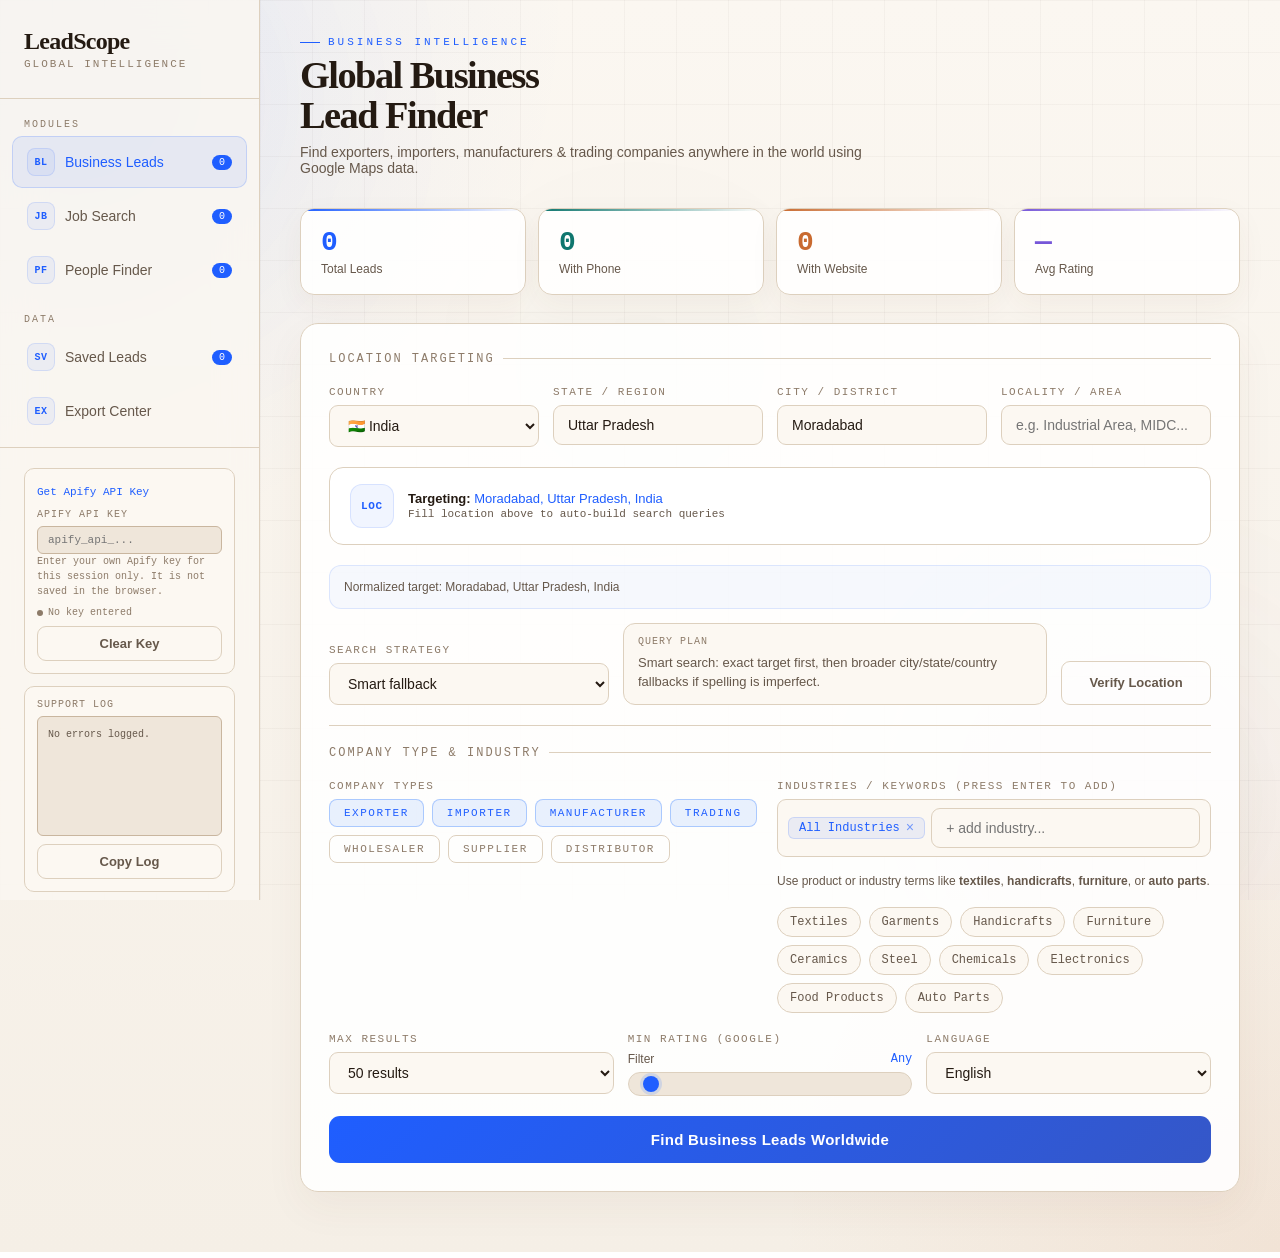
<file: index.html>
<!DOCTYPE html>
<html lang="en">
<head>
<meta charset="UTF-8">
<meta name="viewport" content="width=device-width, initial-scale=1.0">
<meta http-equiv="Content-Security-Policy" content="default-src 'self'; script-src 'self'; style-src 'self' 'unsafe-inline' https://fonts.googleapis.com; font-src https://fonts.gstatic.com; img-src 'self' data: https:; connect-src 'self' https://api.apify.com https://nominatim.openstreetmap.org; object-src 'none'; frame-ancestors 'none'; base-uri 'self'; form-action 'self'">
<meta name="referrer" content="strict-origin-when-cross-origin">
<title>LeadScope — Global Intelligence Platform</title>
<link href="https://fonts.googleapis.com/css2?family=Fraunces:opsz,wght@9..144,500;9..144,600;9..144,700&family=IBM+Plex+Mono:wght@400;500;600&family=Manrope:wght@400;500;600;700;800&display=swap" rel="stylesheet">
<link rel="stylesheet" href="styles/main.css">
</head>
<body>

<div class="bg-fx">
  <div class="bg-orb orb1"></div>
  <div class="bg-orb orb2"></div>
  <div class="bg-orb orb3"></div>
  <div class="bg-grid"></div>
</div>

<div class="app">

  <!-- SIDEBAR -->
  <nav class="sidebar">
    <div class="logo">
      <div class="logo-mark">LeadScope</div>
      <div class="logo-sub">Global Intelligence</div>
    </div>

    <div class="nav-section">
      <div class="nav-label">Modules</div>
      <div class="nav-item active" data-page="business">
        <span class="icon">BL</span> Business Leads
        <span class="nav-badge" id="nb-biz">0</span>
      </div>
      <div class="nav-item" data-page="jobs">
        <span class="icon">JB</span> Job Search
        <span class="nav-badge" id="nb-jobs">0</span>
      </div>
      <div class="nav-item" data-page="people">
        <span class="icon">PF</span> People Finder
        <span class="nav-badge" id="nb-people">0</span>
      </div>
    </div>

    <div class="nav-section" style="margin-top:8px">
      <div class="nav-label">Data</div>
      <div class="nav-item" data-page="saved">
        <span class="icon">SV</span> Saved Leads
        <span class="nav-badge" id="nb-saved">0</span>
      </div>
      <div class="nav-item" data-page="exports">
        <span class="icon">EX</span> Export Center
      </div>
    </div>

    <div class="sidebar-footer">
      <div class="api-key-mini">
        <div class="api-key-link-row">
          <a class="api-key-link" href="https://console.apify.com/account/integrations" target="_blank" rel="noopener noreferrer">Get Apify API Key</a>
        </div>
        <div class="api-label">Apify API Key</div>
        <input class="api-input-mini" type="password" id="sidebar-key"
          placeholder="apify_api_...">
        <div class="api-key-note">Enter your own Apify key for this session only. It is not saved in the browser.</div>
        <div class="api-status">
          <div class="dot" id="key-dot"></div>
          <span id="key-status">No key entered</span>
        </div>
        <div class="api-key-actions">
          <button class="btn-outline api-key-remove" id="remove-key-btn" type="button">Clear Key</button>
        </div>
      </div>
      <div class="api-key-mini support-log">
        <div class="api-label">Support Log</div>
        <pre class="support-log-output" id="support-log-output">No errors logged.</pre>
        <button class="btn-outline support-log-copy" id="copy-support-log-btn" type="button">Copy Log</button>
      </div>
    </div>
  </nav>

  <!-- MAIN CONTENT -->
  <main class="main">

    <!-- ============ BUSINESS LEADS PAGE ============ -->
    <div class="page active" id="page-business">

      <div class="page-header">
        <div class="page-eyebrow">Business Intelligence</div>
        <div class="page-title">Global Business<br>Lead Finder</div>
        <div class="page-desc">Find exporters, importers, manufacturers & trading companies anywhere in the world using Google Maps data.</div>
      </div>

      <!-- Stats -->
      <div class="stats-row">
        <div class="stat-card blue"><div class="stat-num" id="bs-total">0</div><div class="stat-lbl">Total Leads</div></div>
        <div class="stat-card teal"><div class="stat-num" id="bs-phone">0</div><div class="stat-lbl">With Phone</div></div>
        <div class="stat-card orange"><div class="stat-num" id="bs-web">0</div><div class="stat-lbl">With Website</div></div>
        <div class="stat-card purple"><div class="stat-num" id="bs-rating">—</div><div class="stat-lbl">Avg Rating</div></div>
      </div>

      <!-- Search Config -->
      <div class="search-card">
        <div class="sc-title">Location Targeting</div>
        <div class="form-grid fg-4">
          <div class="fld">
            <label>Country</label>
            <select id="b-country">
              <option value="">— Any Country —</option>
              <option value="India" selected>🇮🇳 India</option>
              <option value="United States">🇺🇸 United States</option>
              <option value="United Kingdom">🇬🇧 United Kingdom</option>
              <option value="United Arab Emirates">🇦🇪 UAE</option>
              <option value="China">🇨🇳 China</option>
              <option value="Germany">🇩🇪 Germany</option>
              <option value="Turkey">🇹🇷 Turkey</option>
              <option value="Bangladesh">🇧🇩 Bangladesh</option>
              <option value="Pakistan">🇵🇰 Pakistan</option>
              <option value="Saudi Arabia">🇸🇦 Saudi Arabia</option>
              <option value="Canada">🇨🇦 Canada</option>
              <option value="Australia">🇦🇺 Australia</option>
              <option value="Singapore">🇸🇬 Singapore</option>
              <option value="Japan">🇯🇵 Japan</option>
              <option value="South Korea">🇰🇷 South Korea</option>
              <option value="Italy">🇮🇹 Italy</option>
              <option value="France">🇫🇷 France</option>
              <option value="Netherlands">🇳🇱 Netherlands</option>
              <option value="Brazil">🇧🇷 Brazil</option>
              <option value="Mexico">🇲🇽 Mexico</option>
              <option value="Indonesia">🇮🇩 Indonesia</option>
              <option value="Malaysia">🇲🇾 Malaysia</option>
              <option value="Vietnam">🇻🇳 Vietnam</option>
              <option value="Thailand">🇹🇭 Thailand</option>
              <option value="Egypt">🇪🇬 Egypt</option>
              <option value="Nigeria">🇳🇬 Nigeria</option>
              <option value="South Africa">🇿🇦 South Africa</option>
            </select>
          </div>
          <div class="fld">
            <label>State / Region</label>
            <input type="text" id="b-state" list="b-state-suggestions" placeholder="e.g. Uttar Pradesh, Texas...">
          </div>
          <div class="fld">
            <label>City / District</label>
            <input type="text" id="b-city" list="b-city-suggestions" placeholder="e.g. Moradabad, Dubai...">
          </div>
          <div class="fld">
            <label>Locality / Area</label>
            <input type="text" id="b-area" placeholder="e.g. Industrial Area, MIDC...">
          </div>
        </div>

        <div class="world-hint">
          <span class="world-globe">LOC</span>
          <div>
            <strong style="color:var(--text)">Targeting:</strong>
            <span id="b-loc-hint" style="color:var(--blue)"> Moradabad, Uttar Pradesh, India</span>
            <span style="display:block;font-size:11px;margin-top:2px;font-family:'IBM Plex Mono',monospace">Fill location above to auto-build search queries</span>
          </div>
        </div>

        <div class="location-assist" id="loc-assist">
          <div class="location-assist-line" id="b-loc-normalized">Normalized target: Moradabad, Uttar Pradesh, India</div>
          <div class="location-assist-line ok" id="b-loc-verified" style="display:none"></div>
          <div class="location-assist-line warn" id="b-loc-warning" style="display:none"></div>
        </div>

        <datalist id="b-state-suggestions">
          <option value="Uttar Pradesh"></option>
          <option value="Maharashtra"></option>
          <option value="Delhi"></option>
          <option value="Gujarat"></option>
          <option value="Tamil Nadu"></option>
          <option value="Karnataka"></option>
          <option value="Rajasthan"></option>
          <option value="Punjab"></option>
          <option value="Haryana"></option>
          <option value="West Bengal"></option>
          <option value="California"></option>
          <option value="Texas"></option>
          <option value="New York"></option>
          <option value="Florida"></option>
          <option value="Illinois"></option>
          <option value="England"></option>
          <option value="Scotland"></option>
          <option value="Dubai"></option>
          <option value="Abu Dhabi"></option>
          <option value="Ontario"></option>
          <option value="British Columbia"></option>
          <option value="New South Wales"></option>
          <option value="Victoria"></option>
        </datalist>

        <datalist id="b-city-suggestions">
          <option value="Moradabad"></option>
          <option value="Mumbai"></option>
          <option value="Delhi"></option>
          <option value="Bengaluru"></option>
          <option value="Chennai"></option>
          <option value="Hyderabad"></option>
          <option value="Ahmedabad"></option>
          <option value="Surat"></option>
          <option value="Jaipur"></option>
          <option value="Dubai"></option>
          <option value="Abu Dhabi"></option>
          <option value="London"></option>
          <option value="Manchester"></option>
          <option value="New York"></option>
          <option value="Los Angeles"></option>
          <option value="Chicago"></option>
          <option value="Houston"></option>
          <option value="Toronto"></option>
          <option value="Vancouver"></option>
          <option value="Singapore"></option>
          <option value="Sydney"></option>
          <option value="Melbourne"></option>
          <option value="Berlin"></option>
          <option value="Istanbul"></option>
        </datalist>

        <div class="location-tools">
          <div class="fld">
            <label>Search Strategy</label>
            <select id="b-location-mode">
              <option value="smart" selected>Smart fallback</option>
              <option value="exact">Exact only</option>
              <option value="broad">Broad coverage</option>
            </select>
          </div>
          <div class="location-plan">
            <div class="location-plan-label">Query plan</div>
            <div class="location-plan-text" id="b-loc-plan">Exact city + region + country, then broader fallback if needed.</div>
          </div>
          <button class="btn-outline location-verify-btn" id="b-verify-location-btn" type="button">Verify Location</button>
        </div>

        <div class="divider"></div>
        <div class="sc-title">Company Type & Industry</div>

        <div class="form-grid fg-2">
          <div class="fld">
            <label>Company Types</label>
            <div class="check-group" id="b-types">
              <label class="check-pill checked"><input type="checkbox" value="exporter" checked>Exporter</label>
              <label class="check-pill checked"><input type="checkbox" value="importer" checked>Importer</label>
              <label class="check-pill checked"><input type="checkbox" value="manufacturer" checked>Manufacturer</label>
              <label class="check-pill checked"><input type="checkbox" value="trading company" checked>Trading</label>
              <label class="check-pill"><input type="checkbox" value="wholesaler">Wholesaler</label>
              <label class="check-pill"><input type="checkbox" value="supplier">Supplier</label>
              <label class="check-pill"><input type="checkbox" value="distributor">Distributor</label>
            </div>
          </div>
          <div class="fld">
            <label>Industries / Keywords (press Enter to add)</label>
            <div class="tag-wrap" id="b-industries-wrap" data-focus-target="b-ind-input">
              <span class="tag-pill">All Industries<span class="del" data-remove-tag>×</span></span>
              <input class="tag-input-hidden" id="b-ind-input" placeholder="+ add industry...">
            </div>
            <div class="field-help">Use product or industry terms like <strong>textiles</strong>, <strong>handicrafts</strong>, <strong>furniture</strong>, or <strong>auto parts</strong>.</div>
            <div class="suggestion-row" id="b-industry-suggestions">
              <button class="suggestion-chip" type="button" data-add-tag="textiles" data-wrap-id="b-industries-wrap">Textiles</button>
              <button class="suggestion-chip" type="button" data-add-tag="garments" data-wrap-id="b-industries-wrap">Garments</button>
              <button class="suggestion-chip" type="button" data-add-tag="handicrafts" data-wrap-id="b-industries-wrap">Handicrafts</button>
              <button class="suggestion-chip" type="button" data-add-tag="furniture" data-wrap-id="b-industries-wrap">Furniture</button>
              <button class="suggestion-chip" type="button" data-add-tag="ceramics" data-wrap-id="b-industries-wrap">Ceramics</button>
              <button class="suggestion-chip" type="button" data-add-tag="steel" data-wrap-id="b-industries-wrap">Steel</button>
              <button class="suggestion-chip" type="button" data-add-tag="chemicals" data-wrap-id="b-industries-wrap">Chemicals</button>
              <button class="suggestion-chip" type="button" data-add-tag="electronics" data-wrap-id="b-industries-wrap">Electronics</button>
              <button class="suggestion-chip" type="button" data-add-tag="food products" data-wrap-id="b-industries-wrap">Food Products</button>
              <button class="suggestion-chip" type="button" data-add-tag="auto parts" data-wrap-id="b-industries-wrap">Auto Parts</button>
            </div>
          </div>
        </div>

        <div class="form-grid fg-3" style="margin-top:14px">
          <div class="fld">
            <label>Max Results</label>
            <select id="b-max">
              <option value="20">20 results</option>
              <option value="50" selected>50 results</option>
              <option value="100">100 results</option>
              <option value="200">200 results</option>
              <option value="500">500 results</option>
            </select>
          </div>
          <div class="fld">
            <label>Min Rating (Google)</label>
            <div class="range-wrap">
              <div class="range-row"><span style="font-size:12px;color:var(--text2)">Filter</span><span class="range-val" id="b-rating-val">Any</span></div>
              <input type="range" min="0" max="5" step="0.5" value="0" id="b-rating-range">
            </div>
          </div>
          <div class="fld">
            <label>Language</label>
            <select id="b-lang">
              <option value="en">English</option>
              <option value="hi">Hindi</option>
              <option value="ar">Arabic</option>
              <option value="zh">Chinese</option>
              <option value="de">German</option>
              <option value="fr">French</option>
              <option value="es">Spanish</option>
            </select>
          </div>
        </div>

        <div style="margin-top:18px">
          <button class="btn-run" id="b-run-btn" data-run-module="business">
            Find Business Leads Worldwide
          </button>
        </div>
      </div>

      <!-- Progress -->
      <div class="progress-card" id="b-prog">
        <div class="prog-top">
          <div class="prog-label"><div class="spinner"></div><span id="b-prog-status">Starting...</span></div>
          <span class="prog-pct" id="b-prog-pct">0%</span>
        </div>
        <div class="prog-bar-bg"><div class="prog-bar" id="b-prog-bar"></div></div>
        <div class="prog-log" id="b-prog-log"></div>
      </div>

      <div class="error-bar" id="b-err"></div>

      <!-- Results -->
      <div class="results-panel" id="b-results">
        <div class="rp-header">
          <div class="rp-title">Business Leads <span style="font-size:13px;color:var(--text2);font-family:'IBM Plex Mono',monospace" id="b-res-count"></span></div>
          <div class="rp-actions">
            <button class="btn-green" data-export-module="business" data-export-format="csv">Export CSV</button>
            <button class="btn-outline" data-export-module="business" data-export-format="json">Export JSON</button>
            <button class="btn-outline danger" data-clear-module="business">Clear</button>
          </div>
        </div>

        <div class="filter-bar">
          <input class="filter-search" placeholder="Search leads..." data-search-module="business" id="b-search-input">
          <button class="chip on" data-module="business" data-filter="all">All</button>
          <button class="chip" data-module="business" data-filter="export">Exporters</button>
          <button class="chip" data-module="business" data-filter="import">Importers</button>
          <button class="chip" data-module="business" data-filter="manufacturer">Mfg</button>
          <button class="chip" data-module="business" data-filter="trading">Trading</button>
          <button class="chip" data-module="business" data-filter="phone">Has Phone</button>
          <button class="chip" data-module="business" data-filter="web">Has Website</button>
          <button class="chip" data-module="business" data-filter="rated">Rated 4+</button>
        </div>

        <div class="card-grid" id="b-grid"></div>
        <div class="empty" id="b-empty" style="display:none">
          <div class="empty-ico">BL</div>
          <div class="empty-t">No results match</div>
          <div>Try a different filter</div>
        </div>
        <div class="pgn" id="b-pgn"></div>
      </div>
    </div>

    <!-- ============ JOBS PAGE ============ -->
    <div class="page" id="page-jobs">

      <div class="page-header">
        <div class="page-eyebrow">Career Intelligence</div>
        <div class="page-title">Global Job<br>Search Engine</div>
        <div class="page-desc">Scrape live job listings from LinkedIn, Indeed, Glassdoor, and Naukri for any role, city, or country worldwide.</div>
      </div>

      <div class="stats-row">
        <div class="stat-card blue"><div class="stat-num" id="js-total">0</div><div class="stat-lbl">Jobs Found</div></div>
        <div class="stat-card teal"><div class="stat-num" id="js-remote">0</div><div class="stat-lbl">Remote Jobs</div></div>
        <div class="stat-card orange"><div class="stat-num" id="js-salary">0</div><div class="stat-lbl">With Salary</div></div>
        <div class="stat-card purple"><div class="stat-num" id="js-new">0</div><div class="stat-lbl">Posted &lt;7d</div></div>
      </div>

      <div class="search-card">
        <div class="sc-title">Job Search Configuration</div>

        <div class="form-grid fg-3">
          <div class="fld">
            <label>Job Title / Role</label>
            <input type="text" id="j-title" placeholder="Software Developer, Marketing Manager..." value="Software Developer">
          </div>
          <div class="fld">
            <label>Keywords / Skills</label>
            <div class="tag-wrap" id="j-skills-wrap" data-focus-target="j-skill-input">
              <span class="tag-pill">React<span class="del" data-remove-tag>×</span></span>
              <span class="tag-pill">Node.js<span class="del" data-remove-tag>×</span></span>
              <input class="tag-input-hidden" id="j-skill-input" placeholder="+ skill...">
            </div>
          </div>
          <div class="fld">
            <label>Job Source</label>
            <select id="j-source">
              <option value="linkedin">LinkedIn Jobs</option>
              <option value="indeed">Indeed</option>
              <option value="glassdoor">Glassdoor</option>
              <option value="naukri">Naukri.com (India)</option>
              <option value="google_jobs">Google Jobs</option>
              <option value="all" selected>All Sources</option>
            </select>
          </div>
        </div>

        <div class="divider"></div>
        <div class="sc-title">Location Targeting</div>

        <div class="form-grid fg-4">
          <div class="fld">
            <label>Country</label>
            <select id="j-country">
              <option value="">— Any —</option>
              <option value="India" selected>🇮🇳 India</option>
              <option value="United States">🇺🇸 United States</option>
              <option value="United Kingdom">🇬🇧 United Kingdom</option>
              <option value="UAE">🇦🇪 UAE</option>
              <option value="Canada">🇨🇦 Canada</option>
              <option value="Australia">🇦🇺 Australia</option>
              <option value="Germany">🇩🇪 Germany</option>
              <option value="Singapore">🇸🇬 Singapore</option>
              <option value="Remote">🌐 Remote/Worldwide</option>
            </select>
          </div>
          <div class="fld">
            <label>State / Region</label>
            <input type="text" id="j-state" list="b-state-suggestions" placeholder="e.g. Maharashtra, Texas...">
          </div>
          <div class="fld">
            <label>City</label>
            <input type="text" id="j-city" list="b-city-suggestions" placeholder="Delhi, Mumbai, New York...">
          </div>
          <div class="fld">
            <label>Locality / Area</label>
            <input type="text" id="j-area" placeholder="Business Bay, MIDC, Downtown...">
          </div>
        </div>

        <div class="world-hint">
          <span class="world-globe">LOC</span>
          <div>
            <strong style="color:var(--text)">Targeting:</strong>
            <span id="j-loc-hint" style="color:var(--blue)">India</span>
            <span style="display:block;font-size:11px;margin-top:2px;font-family:'IBM Plex Mono',monospace">Jobs search uses the normalized location and fallback variants below</span>
          </div>
        </div>

        <div class="location-assist" id="j-loc-assist">
          <div class="location-assist-line" id="j-loc-normalized">Normalized target: India</div>
          <div class="location-assist-line ok" id="j-loc-verified" style="display:none"></div>
          <div class="location-assist-line warn" id="j-loc-warning" style="display:none"></div>
        </div>

        <div class="location-tools">
          <div class="fld">
            <label>Search Strategy</label>
            <select id="j-location-mode">
              <option value="smart" selected>Smart fallback</option>
              <option value="exact">Exact only</option>
              <option value="broad">Broad coverage</option>
            </select>
          </div>
          <div class="location-plan">
            <div class="location-plan-label">Query plan</div>
            <div class="location-plan-text" id="j-loc-plan">Exact city + region + country, then broader fallback if needed.</div>
          </div>
          <button class="btn-outline location-verify-btn" id="j-verify-location-btn" type="button">Verify Location</button>
        </div>

        <div class="form-grid fg-2" style="margin-top:14px">
          <div class="fld">
            <label>Work Type</label>
            <select id="j-work-type">
              <option value="all" selected>All Types</option>
              <option value="remote">Remote Only</option>
              <option value="onsite">On-site Only</option>
              <option value="hybrid">Hybrid</option>
            </select>
          </div>
          <div class="fld">
            <label>Experience Level</label>
            <select id="j-exp">
              <option value="all" selected>All Levels</option>
              <option value="entry">Entry Level (0-2yr)</option>
              <option value="mid">Mid Level (2-5yr)</option>
              <option value="senior">Senior (5+yr)</option>
              <option value="lead">Lead / Manager</option>
            </select>
          </div>
        </div>

        <div class="form-grid fg-3" style="margin-top:14px">
          <div class="fld">
            <label>Job Type</label>
            <select id="j-type">
              <option value="all" selected>All</option>
              <option value="fulltime">Full-time</option>
              <option value="parttime">Part-time</option>
              <option value="contract">Contract</option>
              <option value="internship">Internship</option>
              <option value="freelance">Freelance</option>
            </select>
          </div>
          <div class="fld">
            <label>Posted Within</label>
            <select id="j-posted">
              <option value="1">Last 24 hours</option>
              <option value="7" selected>Last 7 days</option>
              <option value="14">Last 14 days</option>
              <option value="30">Last 30 days</option>
              <option value="90">Last 3 months</option>
            </select>
          </div>
          <div class="fld">
            <label>Max Results</label>
            <select id="j-max">
              <option value="25">25 jobs</option>
              <option value="50" selected>50 jobs</option>
              <option value="100">100 jobs</option>
              <option value="200">200 jobs</option>
            </select>
          </div>
        </div>

        <div style="margin-top:18px">
          <button class="btn-run" id="j-run-btn" data-run-module="jobs">
            Search Jobs Worldwide
          </button>
        </div>
      </div>

      <div class="progress-card" id="j-prog">
        <div class="prog-top">
          <div class="prog-label"><div class="spinner"></div><span id="j-prog-status">Starting...</span></div>
          <span class="prog-pct" id="j-prog-pct">0%</span>
        </div>
        <div class="prog-bar-bg"><div class="prog-bar" id="j-prog-bar"></div></div>
        <div class="prog-log" id="j-prog-log"></div>
      </div>

      <div class="error-bar" id="j-err"></div>

      <div class="results-panel" id="j-results">
        <div class="rp-header">
          <div class="rp-title">Job Listings <span style="font-size:13px;color:var(--text2);font-family:'IBM Plex Mono',monospace" id="j-res-count"></span></div>
          <div class="rp-actions">
            <button class="btn-green" data-export-module="jobs" data-export-format="csv">Export CSV</button>
            <button class="btn-outline" data-export-module="jobs" data-export-format="json">Export JSON</button>
            <button class="btn-outline danger" data-clear-module="jobs">Clear</button>
          </div>
        </div>

        <div class="filter-bar">
          <input class="filter-search" placeholder="Search jobs..." data-search-module="jobs">
          <button class="chip on" data-module="jobs" data-filter="all">All</button>
          <button class="chip" data-module="jobs" data-filter="remote">Remote</button>
          <button class="chip" data-module="jobs" data-filter="salary">Has Salary</button>
          <button class="chip" data-module="jobs" data-filter="new">&lt;7 days</button>
          <button class="chip" data-module="jobs" data-filter="fulltime">Full-time</button>
          <button class="chip" data-module="jobs" data-filter="contract">Contract</button>
        </div>

        <div class="card-grid" id="j-grid"></div>
        <div class="empty" id="j-empty" style="display:none">
          <div class="empty-ico">JB</div>
          <div class="empty-t">No jobs match this filter</div>
        </div>
        <div class="pgn" id="j-pgn"></div>
      </div>
    </div>

    <!-- ============ PEOPLE FINDER PAGE ============ -->
    <div class="page" id="page-people">

      <div class="page-header">
        <div class="page-eyebrow">People Intelligence</div>
        <div class="page-title">People<br>Finder</div>
        <div class="page-desc">Find decision makers, professionals, and leads by name, company, role, or location from LinkedIn and public sources.</div>
      </div>

      <div class="stats-row">
        <div class="stat-card blue"><div class="stat-num" id="pf-total">0</div><div class="stat-lbl">People Found</div></div>
        <div class="stat-card teal"><div class="stat-num" id="pf-email">0</div><div class="stat-lbl">With Email</div></div>
        <div class="stat-card orange"><div class="stat-num" id="pf-phone">0</div><div class="stat-lbl">With Phone</div></div>
        <div class="stat-card purple"><div class="stat-num" id="pf-linkedin">0</div><div class="stat-lbl">LinkedIn URLs</div></div>
      </div>

      <div class="search-card">
        <div class="sc-title">Target Person / Role</div>

        <div class="form-grid fg-3">
          <div class="fld">
            <label>Full Name (optional)</label>
            <input type="text" id="p-name" placeholder="e.g. Rahul Sharma, John Smith...">
          </div>
          <div class="fld">
            <label>Job Title / Role</label>
            <input type="text" id="p-role" placeholder="CEO, Export Manager, Director...">
          </div>
          <div class="fld">
            <label>Company Name (optional)</label>
            <input type="text" id="p-company" placeholder="Company or industry...">
          </div>
        </div>

        <div class="divider"></div>
        <div class="sc-title">Location Targeting</div>

        <div class="form-grid fg-4">
          <div class="fld">
            <label>Country</label>
            <select id="p-country">
              <option value="">— Any Country —</option>
              <option value="India" selected>🇮🇳 India</option>
              <option value="United States">🇺🇸 United States</option>
              <option value="United Kingdom">🇬🇧 United Kingdom</option>
              <option value="UAE">🇦🇪 UAE</option>
              <option value="Canada">🇨🇦 Canada</option>
              <option value="Australia">🇦🇺 Australia</option>
              <option value="Germany">🇩🇪 Germany</option>
              <option value="Singapore">🇸🇬 Singapore</option>
              <option value="Saudi Arabia">🇸🇦 Saudi Arabia</option>
            </select>
          </div>
          <div class="fld">
            <label>State / Province</label>
            <input type="text" id="p-state" list="b-state-suggestions" placeholder="Uttar Pradesh, California...">
          </div>
          <div class="fld">
            <label>City</label>
            <input type="text" id="p-city" list="b-city-suggestions" placeholder="Moradabad, Mumbai...">
          </div>
          <div class="fld">
            <label>Locality / Area</label>
            <input type="text" id="p-area" placeholder="Industrial Area, Downtown, DIFC...">
          </div>
        </div>

        <div class="world-hint">
          <span class="world-globe">LOC</span>
          <div>
            <strong style="color:var(--text)">Targeting:</strong>
            <span id="p-loc-hint" style="color:var(--blue)">India</span>
            <span style="display:block;font-size:11px;margin-top:2px;font-family:'IBM Plex Mono',monospace">People search uses the normalized location and fallback variants below</span>
          </div>
        </div>

        <div class="location-assist" id="p-loc-assist">
          <div class="location-assist-line" id="p-loc-normalized">Normalized target: India</div>
          <div class="location-assist-line ok" id="p-loc-verified" style="display:none"></div>
          <div class="location-assist-line warn" id="p-loc-warning" style="display:none"></div>
        </div>

        <div class="location-tools">
          <div class="fld">
            <label>Search Strategy</label>
            <select id="p-location-mode">
              <option value="smart" selected>Smart fallback</option>
              <option value="exact">Exact only</option>
              <option value="broad">Broad coverage</option>
            </select>
          </div>
          <div class="location-plan">
            <div class="location-plan-label">Query plan</div>
            <div class="location-plan-text" id="p-loc-plan">Exact city + region + country, then broader fallback if needed.</div>
          </div>
          <button class="btn-outline location-verify-btn" id="p-verify-location-btn" type="button">Verify Location</button>
        </div>

        <div class="form-grid fg-1" style="margin-top:14px">
          <div class="fld">
            <label>Source</label>
            <select id="p-source">
              <option value="linkedin" selected>LinkedIn</option>
              <option value="google">Google-style keywords</option>
              <option value="both">LinkedIn + broader keywords</option>
            </select>
          </div>
        </div>

        <div class="form-grid fg-3" style="margin-top:14px">
          <div class="fld">
            <label>Industry</label>
            <input type="text" id="p-industry" placeholder="Textiles, IT, Handicrafts...">
          </div>
          <div class="fld">
            <label>Seniority Level</label>
            <select id="p-seniority">
              <option value="all" selected>All Levels</option>
              <option value="C-level">C-Level (CEO, CFO, CTO)</option>
              <option value="director">Director / VP</option>
              <option value="manager">Manager</option>
              <option value="owner">Owner / Proprietor</option>
              <option value="any">Any</option>
            </select>
          </div>
          <div class="fld">
            <label>Max Results</label>
            <select id="p-max">
              <option value="20">20 people</option>
              <option value="50" selected>50 people</option>
              <option value="100">100 people</option>
            </select>
          </div>
        </div>

        <div style="margin-top:18px">
          <button class="btn-run" id="p-run-btn" data-run-module="people">
            Find People & Decision Makers
          </button>
        </div>
      </div>

      <div class="progress-card" id="p-prog">
        <div class="prog-top">
          <div class="prog-label"><div class="spinner"></div><span id="p-prog-status">Starting...</span></div>
          <span class="prog-pct" id="p-prog-pct">0%</span>
        </div>
        <div class="prog-bar-bg"><div class="prog-bar" id="p-prog-bar"></div></div>
        <div class="prog-log" id="p-prog-log"></div>
      </div>

      <div class="error-bar" id="p-err"></div>

      <div class="results-panel" id="p-results">
        <div class="rp-header">
          <div class="rp-title">People Found <span style="font-size:13px;color:var(--text2);font-family:'IBM Plex Mono',monospace" id="p-res-count"></span></div>
          <div class="rp-actions">
            <button class="btn-green" data-export-module="people" data-export-format="csv">Export CSV</button>
            <button class="btn-outline" data-export-module="people" data-export-format="json">Export JSON</button>
            <button class="btn-outline danger" data-clear-module="people">Clear</button>
          </div>
        </div>

        <div class="filter-bar">
          <input class="filter-search" placeholder="Search people..." data-search-module="people">
          <button class="chip on" data-module="people" data-filter="all">All</button>
          <button class="chip" data-module="people" data-filter="email">Has Email</button>
          <button class="chip" data-module="people" data-filter="phone">Has Phone</button>
          <button class="chip" data-module="people" data-filter="linkedin">in LinkedIn</button>
          <button class="chip" data-module="people" data-filter="clevel">C-Level</button>
        </div>

        <div class="card-grid" id="p-grid"></div>
        <div class="empty" id="p-empty" style="display:none">
          <div class="empty-ico">PF</div>
          <div class="empty-t">No people match this filter</div>
        </div>
        <div class="pgn" id="p-pgn"></div>
      </div>
    </div>

    <!-- ============ SAVED PAGE ============ -->
    <div class="page" id="page-saved">
      <div class="page-header">
        <div class="page-eyebrow">My Collection</div>
        <div class="page-title">Saved Leads</div>
        <div class="page-desc">Leads you've bookmarked across all modules.</div>
      </div>
      <div class="empty">
        <div class="empty-ico">SV</div>
        <div class="empty-t">No saved leads yet</div>
        <div>Click the bookmark icon on any lead to save it here</div>
      </div>
    </div>

    <!-- ============ EXPORTS PAGE ============ -->
    <div class="page" id="page-exports">
      <div class="page-header">
        <div class="page-eyebrow">Data Export</div>
        <div class="page-title">Export Center</div>
        <div class="page-desc">Download all your scraped data in different formats.</div>
      </div>
      <div class="search-card">
        <div class="sc-title">Export Options</div>
        <div class="form-grid fg-3">
          <div class="fld">
            <label>Dataset</label>
            <select id="exp-dataset">
              <option value="business">Business Leads</option>
              <option value="jobs">Job Listings</option>
              <option value="people">People Finder</option>
            </select>
          </div>
          <div class="fld">
            <label>Format</label>
            <select id="exp-format">
              <option value="csv">CSV (Excel-compatible)</option>
              <option value="json">JSON</option>
              <option value="tsv">TSV (Tab-separated)</option>
              <option value="sheet">Browser Sheet View</option>
            </select>
          </div>
          <div class="fld">
            <label>Filter</label>
            <select id="exp-filter">
              <option value="all">All records</option>
              <option value="phone">With phone only</option>
              <option value="website">With website only</option>
              <option value="both">Phone AND website</option>
            </select>
          </div>
        </div>
        <div style="margin-top:16px">
          <button class="btn-run" id="exp-run-btn">Export Data</button>
        </div>
      </div>
      <div id="exp-stats" style="display:none">
        <div class="stats-row" style="margin-top:20px">
          <div class="stat-card blue"><div class="stat-num" id="exp-biz-ct">0</div><div class="stat-lbl">Business Leads</div></div>
          <div class="stat-card teal"><div class="stat-num" id="exp-job-ct">0</div><div class="stat-lbl">Job Listings</div></div>
          <div class="stat-card orange"><div class="stat-num" id="exp-ppl-ct">0</div><div class="stat-lbl">People</div></div>
          <div class="stat-card purple"><div class="stat-num" id="exp-total-ct">0</div><div class="stat-lbl">Total Records</div></div>
        </div>
      </div>
    </div>

  </main>
</div>

<!-- MOBILE NAV -->
<nav class="mob-nav">
  <div class="mob-nav-inner">
    <div class="mob-nav-item active" data-page="business"><span class="ico">BL</span><span>Business</span></div>
    <div class="mob-nav-item" data-page="jobs"><span class="ico">JB</span><span>Jobs</span></div>
    <div class="mob-nav-item" data-page="people"><span class="ico">PF</span><span>People</span></div>
    <div class="mob-nav-item" data-page="exports"><span class="ico">EX</span><span>Export</span></div>
  </div>
</nav>

<script src="scripts/state.js"></script>
<script src="scripts/ui.js"></script>
<script src="scripts/apify.js"></script>
<script src="scripts/searches.js"></script>
<script src="scripts/render.js"></script>
<script src="scripts/export.js"></script>
<script src="scripts/init.js"></script>
</body>
</html>
</file>
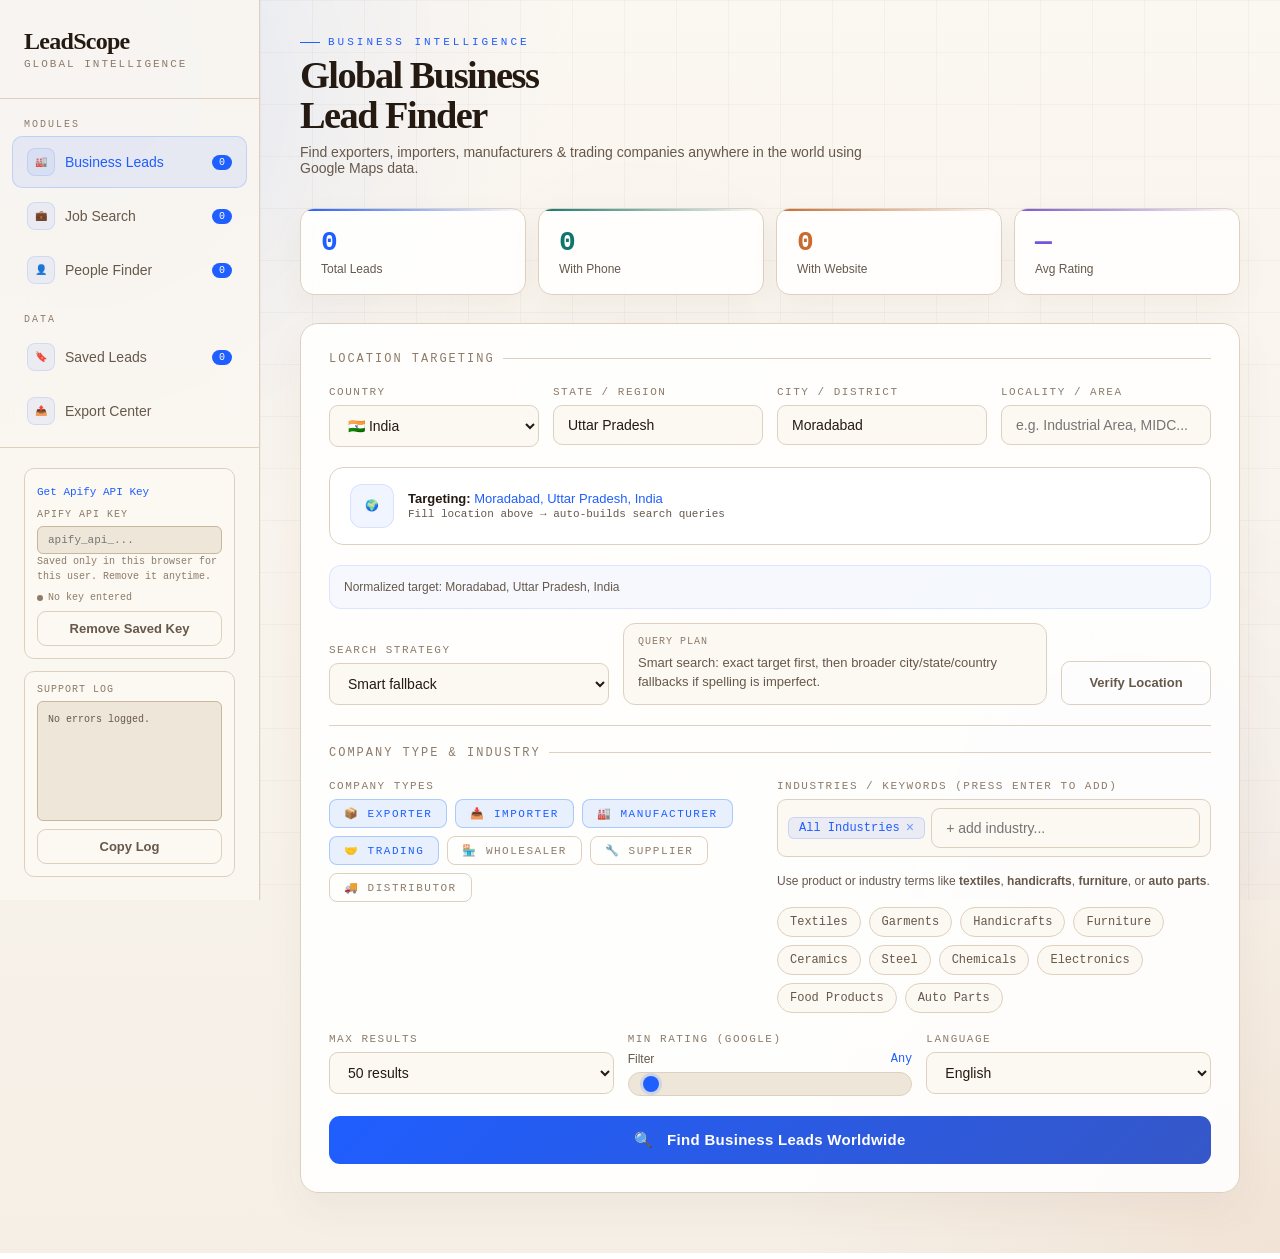
<file: global_intelligence_platform.html>
<!DOCTYPE html>
<html lang="en">
<head>
<meta charset="UTF-8">
<meta name="viewport" content="width=device-width, initial-scale=1.0">
<meta http-equiv="Content-Security-Policy" content="default-src 'self'; script-src 'self'; style-src 'self' 'unsafe-inline' https://fonts.googleapis.com; font-src https://fonts.gstatic.com; img-src 'self' data: https:; connect-src 'self' https://api.apify.com https://nominatim.openstreetmap.org; object-src 'none'; frame-ancestors 'none'; base-uri 'self'; form-action 'self'">
<meta name="referrer" content="strict-origin-when-cross-origin">
<title>LeadScope — Global Intelligence Platform</title>
<link href="https://fonts.googleapis.com/css2?family=Clash+Display:wght@400;500;600;700&family=Cabinet+Grotesk:wght@400;500;700;800&family=JetBrains+Mono:wght@400;500;600&display=swap" rel="stylesheet">
<link rel="stylesheet" href="styles/main.css">
</head>
<body>

<div class="bg-fx">
  <div class="bg-orb orb1"></div>
  <div class="bg-orb orb2"></div>
  <div class="bg-orb orb3"></div>
  <div class="bg-grid"></div>
</div>

<div class="app">

  <!-- SIDEBAR -->
  <nav class="sidebar">
    <div class="logo">
      <div class="logo-mark">LeadScope</div>
      <div class="logo-sub">Global Intelligence</div>
    </div>

    <div class="nav-section">
      <div class="nav-label">Modules</div>
      <div class="nav-item active" data-page="business">
        <span class="icon">🏭</span> Business Leads
        <span class="nav-badge" id="nb-biz">0</span>
      </div>
      <div class="nav-item" data-page="jobs">
        <span class="icon">💼</span> Job Search
        <span class="nav-badge" id="nb-jobs">0</span>
      </div>
      <div class="nav-item" data-page="people">
        <span class="icon">👤</span> People Finder
        <span class="nav-badge" id="nb-people">0</span>
      </div>
    </div>

    <div class="nav-section" style="margin-top:8px">
      <div class="nav-label">Data</div>
      <div class="nav-item" data-page="saved">
        <span class="icon">🔖</span> Saved Leads
        <span class="nav-badge" id="nb-saved">0</span>
      </div>
      <div class="nav-item" data-page="exports">
        <span class="icon">📤</span> Export Center
      </div>
    </div>

    <div class="sidebar-footer">
      <div class="api-key-mini">
        <div class="api-key-link-row">
          <a class="api-key-link" href="https://console.apify.com/account/integrations" target="_blank" rel="noopener noreferrer">Get Apify API Key</a>
        </div>
        <div class="api-label">Apify API Key</div>
        <input class="api-input-mini" type="password" id="sidebar-key"
          placeholder="apify_api_...">
        <div class="api-key-note">Saved only in this browser for this user. Remove it anytime.</div>
        <div class="api-status">
          <div class="dot" id="key-dot"></div>
          <span id="key-status">No key entered</span>
        </div>
        <div class="api-key-actions">
          <button class="btn-outline api-key-remove" id="remove-key-btn" type="button">Remove Saved Key</button>
        </div>
      </div>
      <div class="api-key-mini support-log">
        <div class="api-label">Support Log</div>
        <pre class="support-log-output" id="support-log-output">No errors logged.</pre>
        <button class="btn-outline support-log-copy" id="copy-support-log-btn" type="button">Copy Log</button>
      </div>
    </div>
  </nav>

  <!-- MAIN CONTENT -->
  <main class="main">

    <!-- ============ BUSINESS LEADS PAGE ============ -->
    <div class="page active" id="page-business">

      <div class="page-header">
        <div class="page-eyebrow">Business Intelligence</div>
        <div class="page-title">Global Business<br>Lead Finder</div>
        <div class="page-desc">Find exporters, importers, manufacturers & trading companies anywhere in the world using Google Maps data.</div>
      </div>

      <!-- Stats -->
      <div class="stats-row">
        <div class="stat-card blue"><div class="stat-num" id="bs-total">0</div><div class="stat-lbl">Total Leads</div></div>
        <div class="stat-card teal"><div class="stat-num" id="bs-phone">0</div><div class="stat-lbl">With Phone</div></div>
        <div class="stat-card orange"><div class="stat-num" id="bs-web">0</div><div class="stat-lbl">With Website</div></div>
        <div class="stat-card purple"><div class="stat-num" id="bs-rating">—</div><div class="stat-lbl">Avg Rating</div></div>
      </div>

      <!-- Search Config -->
      <div class="search-card">
        <div class="sc-title">Location Targeting</div>
        <div class="form-grid fg-4">
          <div class="fld">
            <label>Country</label>
            <select id="b-country">
              <option value="">— Any Country —</option>
              <option value="India" selected>🇮🇳 India</option>
              <option value="United States">🇺🇸 United States</option>
              <option value="United Kingdom">🇬🇧 United Kingdom</option>
              <option value="United Arab Emirates">🇦🇪 UAE</option>
              <option value="China">🇨🇳 China</option>
              <option value="Germany">🇩🇪 Germany</option>
              <option value="Turkey">🇹🇷 Turkey</option>
              <option value="Bangladesh">🇧🇩 Bangladesh</option>
              <option value="Pakistan">🇵🇰 Pakistan</option>
              <option value="Saudi Arabia">🇸🇦 Saudi Arabia</option>
              <option value="Canada">🇨🇦 Canada</option>
              <option value="Australia">🇦🇺 Australia</option>
              <option value="Singapore">🇸🇬 Singapore</option>
              <option value="Japan">🇯🇵 Japan</option>
              <option value="South Korea">🇰🇷 South Korea</option>
              <option value="Italy">🇮🇹 Italy</option>
              <option value="France">🇫🇷 France</option>
              <option value="Netherlands">🇳🇱 Netherlands</option>
              <option value="Brazil">🇧🇷 Brazil</option>
              <option value="Mexico">🇲🇽 Mexico</option>
              <option value="Indonesia">🇮🇩 Indonesia</option>
              <option value="Malaysia">🇲🇾 Malaysia</option>
              <option value="Vietnam">🇻🇳 Vietnam</option>
              <option value="Thailand">🇹🇭 Thailand</option>
              <option value="Egypt">🇪🇬 Egypt</option>
              <option value="Nigeria">🇳🇬 Nigeria</option>
              <option value="South Africa">🇿🇦 South Africa</option>
            </select>
          </div>
          <div class="fld">
            <label>State / Region</label>
            <input type="text" id="b-state" list="b-state-suggestions" placeholder="e.g. Uttar Pradesh, Texas...">
          </div>
          <div class="fld">
            <label>City / District</label>
            <input type="text" id="b-city" list="b-city-suggestions" placeholder="e.g. Moradabad, Dubai...">
          </div>
          <div class="fld">
            <label>Locality / Area</label>
            <input type="text" id="b-area" placeholder="e.g. Industrial Area, MIDC...">
          </div>
        </div>

        <div class="world-hint">
          <span class="world-globe">🌍</span>
          <div>
            <strong style="color:var(--text)">Targeting:</strong>
            <span id="b-loc-hint" style="color:var(--blue)"> Moradabad, Uttar Pradesh, India</span>
            <span style="display:block;font-size:11px;margin-top:2px;font-family:'JetBrains Mono',monospace">Fill location above → auto-builds search queries</span>
          </div>
        </div>

        <div class="location-assist" id="loc-assist">
          <div class="location-assist-line" id="b-loc-normalized">Normalized target: Moradabad, Uttar Pradesh, India</div>
          <div class="location-assist-line ok" id="b-loc-verified" style="display:none"></div>
          <div class="location-assist-line warn" id="b-loc-warning" style="display:none"></div>
        </div>

        <datalist id="b-state-suggestions">
          <option value="Uttar Pradesh"></option>
          <option value="Maharashtra"></option>
          <option value="Delhi"></option>
          <option value="Gujarat"></option>
          <option value="Tamil Nadu"></option>
          <option value="Karnataka"></option>
          <option value="Rajasthan"></option>
          <option value="Punjab"></option>
          <option value="Haryana"></option>
          <option value="West Bengal"></option>
          <option value="California"></option>
          <option value="Texas"></option>
          <option value="New York"></option>
          <option value="Florida"></option>
          <option value="Illinois"></option>
          <option value="England"></option>
          <option value="Scotland"></option>
          <option value="Dubai"></option>
          <option value="Abu Dhabi"></option>
          <option value="Ontario"></option>
          <option value="British Columbia"></option>
          <option value="New South Wales"></option>
          <option value="Victoria"></option>
        </datalist>

        <datalist id="b-city-suggestions">
          <option value="Moradabad"></option>
          <option value="Mumbai"></option>
          <option value="Delhi"></option>
          <option value="Bengaluru"></option>
          <option value="Chennai"></option>
          <option value="Hyderabad"></option>
          <option value="Ahmedabad"></option>
          <option value="Surat"></option>
          <option value="Jaipur"></option>
          <option value="Dubai"></option>
          <option value="Abu Dhabi"></option>
          <option value="London"></option>
          <option value="Manchester"></option>
          <option value="New York"></option>
          <option value="Los Angeles"></option>
          <option value="Chicago"></option>
          <option value="Houston"></option>
          <option value="Toronto"></option>
          <option value="Vancouver"></option>
          <option value="Singapore"></option>
          <option value="Sydney"></option>
          <option value="Melbourne"></option>
          <option value="Berlin"></option>
          <option value="Istanbul"></option>
        </datalist>

        <div class="location-tools">
          <div class="fld">
            <label>Search Strategy</label>
            <select id="b-location-mode">
              <option value="smart" selected>Smart fallback</option>
              <option value="exact">Exact only</option>
              <option value="broad">Broad coverage</option>
            </select>
          </div>
          <div class="location-plan">
            <div class="location-plan-label">Query plan</div>
            <div class="location-plan-text" id="b-loc-plan">Exact city + region + country, then broader fallback if needed.</div>
          </div>
          <button class="btn-outline location-verify-btn" id="b-verify-location-btn" type="button">Verify Location</button>
        </div>

        <div class="divider"></div>
        <div class="sc-title">Company Type & Industry</div>

        <div class="form-grid fg-2">
          <div class="fld">
            <label>Company Types</label>
            <div class="check-group" id="b-types">
              <label class="check-pill checked"><input type="checkbox" value="exporter" checked>📦 Exporter</label>
              <label class="check-pill checked"><input type="checkbox" value="importer" checked>📥 Importer</label>
              <label class="check-pill checked"><input type="checkbox" value="manufacturer" checked>🏭 Manufacturer</label>
              <label class="check-pill checked"><input type="checkbox" value="trading company" checked>🤝 Trading</label>
              <label class="check-pill"><input type="checkbox" value="wholesaler">🏪 Wholesaler</label>
              <label class="check-pill"><input type="checkbox" value="supplier">🔧 Supplier</label>
              <label class="check-pill"><input type="checkbox" value="distributor">🚚 Distributor</label>
            </div>
          </div>
          <div class="fld">
            <label>Industries / Keywords (press Enter to add)</label>
            <div class="tag-wrap" id="b-industries-wrap" data-focus-target="b-ind-input">
              <span class="tag-pill">All Industries<span class="del" data-remove-tag>×</span></span>
              <input class="tag-input-hidden" id="b-ind-input" placeholder="+ add industry...">
            </div>
            <div class="field-help">Use product or industry terms like <strong>textiles</strong>, <strong>handicrafts</strong>, <strong>furniture</strong>, or <strong>auto parts</strong>.</div>
            <div class="suggestion-row" id="b-industry-suggestions">
              <button class="suggestion-chip" type="button" data-add-tag="textiles" data-wrap-id="b-industries-wrap">Textiles</button>
              <button class="suggestion-chip" type="button" data-add-tag="garments" data-wrap-id="b-industries-wrap">Garments</button>
              <button class="suggestion-chip" type="button" data-add-tag="handicrafts" data-wrap-id="b-industries-wrap">Handicrafts</button>
              <button class="suggestion-chip" type="button" data-add-tag="furniture" data-wrap-id="b-industries-wrap">Furniture</button>
              <button class="suggestion-chip" type="button" data-add-tag="ceramics" data-wrap-id="b-industries-wrap">Ceramics</button>
              <button class="suggestion-chip" type="button" data-add-tag="steel" data-wrap-id="b-industries-wrap">Steel</button>
              <button class="suggestion-chip" type="button" data-add-tag="chemicals" data-wrap-id="b-industries-wrap">Chemicals</button>
              <button class="suggestion-chip" type="button" data-add-tag="electronics" data-wrap-id="b-industries-wrap">Electronics</button>
              <button class="suggestion-chip" type="button" data-add-tag="food products" data-wrap-id="b-industries-wrap">Food Products</button>
              <button class="suggestion-chip" type="button" data-add-tag="auto parts" data-wrap-id="b-industries-wrap">Auto Parts</button>
            </div>
          </div>
        </div>

        <div class="form-grid fg-3" style="margin-top:14px">
          <div class="fld">
            <label>Max Results</label>
            <select id="b-max">
              <option value="20">20 results</option>
              <option value="50" selected>50 results</option>
              <option value="100">100 results</option>
              <option value="200">200 results</option>
              <option value="500">500 results</option>
            </select>
          </div>
          <div class="fld">
            <label>Min Rating (Google)</label>
            <div class="range-wrap">
              <div class="range-row"><span style="font-size:12px;color:var(--text2)">Filter</span><span class="range-val" id="b-rating-val">Any</span></div>
              <input type="range" min="0" max="5" step="0.5" value="0" id="b-rating-range">
            </div>
          </div>
          <div class="fld">
            <label>Language</label>
            <select id="b-lang">
              <option value="en">English</option>
              <option value="hi">Hindi</option>
              <option value="ar">Arabic</option>
              <option value="zh">Chinese</option>
              <option value="de">German</option>
              <option value="fr">French</option>
              <option value="es">Spanish</option>
            </select>
          </div>
        </div>

        <div style="margin-top:18px">
          <button class="btn-run" id="b-run-btn" data-run-module="business">
            🔍 &nbsp; Find Business Leads Worldwide
          </button>
        </div>
      </div>

      <!-- Progress -->
      <div class="progress-card" id="b-prog">
        <div class="prog-top">
          <div class="prog-label"><div class="spinner"></div><span id="b-prog-status">Starting...</span></div>
          <span class="prog-pct" id="b-prog-pct">0%</span>
        </div>
        <div class="prog-bar-bg"><div class="prog-bar" id="b-prog-bar"></div></div>
        <div class="prog-log" id="b-prog-log"></div>
      </div>

      <div class="error-bar" id="b-err"></div>

      <!-- Results -->
      <div class="results-panel" id="b-results">
        <div class="rp-header">
          <div class="rp-title">🏭 Business Leads <span style="font-size:13px;color:var(--text2);font-family:'JetBrains Mono',monospace" id="b-res-count"></span></div>
          <div class="rp-actions">
            <button class="btn-green" data-export-module="business" data-export-format="csv">⬇ CSV</button>
            <button class="btn-outline" data-export-module="business" data-export-format="json">{ } JSON</button>
            <button class="btn-outline danger" data-clear-module="business">Clear</button>
          </div>
        </div>

        <div class="filter-bar">
          <input class="filter-search" placeholder="🔍 Search leads..." data-search-module="business" id="b-search-input">
          <button class="chip on" data-module="business" data-filter="all">All</button>
          <button class="chip" data-module="business" data-filter="export">Exporters</button>
          <button class="chip" data-module="business" data-filter="import">Importers</button>
          <button class="chip" data-module="business" data-filter="manufacturer">Mfg</button>
          <button class="chip" data-module="business" data-filter="trading">Trading</button>
          <button class="chip" data-module="business" data-filter="phone">📞 Has Phone</button>
          <button class="chip" data-module="business" data-filter="web">🌐 Has Website</button>
          <button class="chip" data-module="business" data-filter="rated">⭐ Rated 4+</button>
        </div>

        <div class="card-grid" id="b-grid"></div>
        <div class="empty" id="b-empty" style="display:none">
          <div class="empty-ico">🔎</div>
          <div class="empty-t">No results match</div>
          <div>Try a different filter</div>
        </div>
        <div class="pgn" id="b-pgn"></div>
      </div>
    </div>

    <!-- ============ JOBS PAGE ============ -->
    <div class="page" id="page-jobs">

      <div class="page-header">
        <div class="page-eyebrow">Career Intelligence</div>
        <div class="page-title">Global Job<br>Search Engine</div>
        <div class="page-desc">Scrape live job listings from LinkedIn, Indeed, Glassdoor, and Naukri for any role, city, or country worldwide.</div>
      </div>

      <div class="stats-row">
        <div class="stat-card blue"><div class="stat-num" id="js-total">0</div><div class="stat-lbl">Jobs Found</div></div>
        <div class="stat-card teal"><div class="stat-num" id="js-remote">0</div><div class="stat-lbl">Remote Jobs</div></div>
        <div class="stat-card orange"><div class="stat-num" id="js-salary">0</div><div class="stat-lbl">With Salary</div></div>
        <div class="stat-card purple"><div class="stat-num" id="js-new">0</div><div class="stat-lbl">Posted &lt;7d</div></div>
      </div>

      <div class="search-card">
        <div class="sc-title">Job Search Configuration</div>

        <div class="form-grid fg-3">
          <div class="fld">
            <label>Job Title / Role</label>
            <input type="text" id="j-title" placeholder="Software Developer, Marketing Manager..." value="Software Developer">
          </div>
          <div class="fld">
            <label>Keywords / Skills</label>
            <div class="tag-wrap" id="j-skills-wrap" data-focus-target="j-skill-input">
              <span class="tag-pill">React<span class="del" data-remove-tag>×</span></span>
              <span class="tag-pill">Node.js<span class="del" data-remove-tag>×</span></span>
              <input class="tag-input-hidden" id="j-skill-input" placeholder="+ skill...">
            </div>
          </div>
          <div class="fld">
            <label>Job Source</label>
            <select id="j-source">
              <option value="linkedin">LinkedIn Jobs</option>
              <option value="indeed">Indeed</option>
              <option value="glassdoor">Glassdoor</option>
              <option value="naukri">Naukri.com (India)</option>
              <option value="google_jobs">Google Jobs</option>
              <option value="all" selected>All Sources</option>
            </select>
          </div>
        </div>

        <div class="divider"></div>
        <div class="sc-title">Location Targeting</div>

        <div class="form-grid fg-4">
          <div class="fld">
            <label>Country</label>
            <select id="j-country">
              <option value="">— Any —</option>
              <option value="India" selected>🇮🇳 India</option>
              <option value="United States">🇺🇸 United States</option>
              <option value="United Kingdom">🇬🇧 United Kingdom</option>
              <option value="UAE">🇦🇪 UAE</option>
              <option value="Canada">🇨🇦 Canada</option>
              <option value="Australia">🇦🇺 Australia</option>
              <option value="Germany">🇩🇪 Germany</option>
              <option value="Singapore">🇸🇬 Singapore</option>
              <option value="Remote">🌐 Remote/Worldwide</option>
            </select>
          </div>
          <div class="fld">
            <label>State / Region</label>
            <input type="text" id="j-state" list="b-state-suggestions" placeholder="e.g. Maharashtra, Texas...">
          </div>
          <div class="fld">
            <label>City</label>
            <input type="text" id="j-city" list="b-city-suggestions" placeholder="Delhi, Mumbai, New York...">
          </div>
          <div class="fld">
            <label>Locality / Area</label>
            <input type="text" id="j-area" placeholder="Business Bay, MIDC, Downtown...">
          </div>
        </div>

        <div class="world-hint">
          <span class="world-globe">🌍</span>
          <div>
            <strong style="color:var(--text)">Targeting:</strong>
            <span id="j-loc-hint" style="color:var(--blue)">India</span>
            <span style="display:block;font-size:11px;margin-top:2px;font-family:'JetBrains Mono',monospace">Jobs search uses the normalized location and fallback variants below</span>
          </div>
        </div>

        <div class="location-assist" id="j-loc-assist">
          <div class="location-assist-line" id="j-loc-normalized">Normalized target: India</div>
          <div class="location-assist-line ok" id="j-loc-verified" style="display:none"></div>
          <div class="location-assist-line warn" id="j-loc-warning" style="display:none"></div>
        </div>

        <div class="location-tools">
          <div class="fld">
            <label>Search Strategy</label>
            <select id="j-location-mode">
              <option value="smart" selected>Smart fallback</option>
              <option value="exact">Exact only</option>
              <option value="broad">Broad coverage</option>
            </select>
          </div>
          <div class="location-plan">
            <div class="location-plan-label">Query plan</div>
            <div class="location-plan-text" id="j-loc-plan">Exact city + region + country, then broader fallback if needed.</div>
          </div>
          <button class="btn-outline location-verify-btn" id="j-verify-location-btn" type="button">Verify Location</button>
        </div>

        <div class="form-grid fg-2" style="margin-top:14px">
          <div class="fld">
            <label>Work Type</label>
            <select id="j-work-type">
              <option value="all" selected>All Types</option>
              <option value="remote">Remote Only</option>
              <option value="onsite">On-site Only</option>
              <option value="hybrid">Hybrid</option>
            </select>
          </div>
          <div class="fld">
            <label>Experience Level</label>
            <select id="j-exp">
              <option value="all" selected>All Levels</option>
              <option value="entry">Entry Level (0-2yr)</option>
              <option value="mid">Mid Level (2-5yr)</option>
              <option value="senior">Senior (5+yr)</option>
              <option value="lead">Lead / Manager</option>
            </select>
          </div>
        </div>

        <div class="form-grid fg-3" style="margin-top:14px">
          <div class="fld">
            <label>Job Type</label>
            <select id="j-type">
              <option value="all" selected>All</option>
              <option value="fulltime">Full-time</option>
              <option value="parttime">Part-time</option>
              <option value="contract">Contract</option>
              <option value="internship">Internship</option>
              <option value="freelance">Freelance</option>
            </select>
          </div>
          <div class="fld">
            <label>Posted Within</label>
            <select id="j-posted">
              <option value="1">Last 24 hours</option>
              <option value="7" selected>Last 7 days</option>
              <option value="14">Last 14 days</option>
              <option value="30">Last 30 days</option>
              <option value="90">Last 3 months</option>
            </select>
          </div>
          <div class="fld">
            <label>Max Results</label>
            <select id="j-max">
              <option value="25">25 jobs</option>
              <option value="50" selected>50 jobs</option>
              <option value="100">100 jobs</option>
              <option value="200">200 jobs</option>
            </select>
          </div>
        </div>

        <div style="margin-top:18px">
          <button class="btn-run" id="j-run-btn" data-run-module="jobs">
            💼 &nbsp; Search Jobs Worldwide
          </button>
        </div>
      </div>

      <div class="progress-card" id="j-prog">
        <div class="prog-top">
          <div class="prog-label"><div class="spinner"></div><span id="j-prog-status">Starting...</span></div>
          <span class="prog-pct" id="j-prog-pct">0%</span>
        </div>
        <div class="prog-bar-bg"><div class="prog-bar" id="j-prog-bar"></div></div>
        <div class="prog-log" id="j-prog-log"></div>
      </div>

      <div class="error-bar" id="j-err"></div>

      <div class="results-panel" id="j-results">
        <div class="rp-header">
          <div class="rp-title">💼 Job Listings <span style="font-size:13px;color:var(--text2);font-family:'JetBrains Mono',monospace" id="j-res-count"></span></div>
          <div class="rp-actions">
            <button class="btn-green" data-export-module="jobs" data-export-format="csv">⬇ CSV</button>
            <button class="btn-outline" data-export-module="jobs" data-export-format="json">{ } JSON</button>
            <button class="btn-outline danger" data-clear-module="jobs">Clear</button>
          </div>
        </div>

        <div class="filter-bar">
          <input class="filter-search" placeholder="🔍 Search jobs..." data-search-module="jobs">
          <button class="chip on" data-module="jobs" data-filter="all">All</button>
          <button class="chip" data-module="jobs" data-filter="remote">🌐 Remote</button>
          <button class="chip" data-module="jobs" data-filter="salary">💰 Has Salary</button>
          <button class="chip" data-module="jobs" data-filter="new">🆕 &lt;7 days</button>
          <button class="chip" data-module="jobs" data-filter="fulltime">Full-time</button>
          <button class="chip" data-module="jobs" data-filter="contract">Contract</button>
        </div>

        <div class="card-grid" id="j-grid"></div>
        <div class="empty" id="j-empty" style="display:none">
          <div class="empty-ico">💼</div>
          <div class="empty-t">No jobs match this filter</div>
        </div>
        <div class="pgn" id="j-pgn"></div>
      </div>
    </div>

    <!-- ============ PEOPLE FINDER PAGE ============ -->
    <div class="page" id="page-people">

      <div class="page-header">
        <div class="page-eyebrow">People Intelligence</div>
        <div class="page-title">People<br>Finder</div>
        <div class="page-desc">Find decision makers, professionals, and leads by name, company, role, or location from LinkedIn and public sources.</div>
      </div>

      <div class="stats-row">
        <div class="stat-card blue"><div class="stat-num" id="pf-total">0</div><div class="stat-lbl">People Found</div></div>
        <div class="stat-card teal"><div class="stat-num" id="pf-email">0</div><div class="stat-lbl">With Email</div></div>
        <div class="stat-card orange"><div class="stat-num" id="pf-phone">0</div><div class="stat-lbl">With Phone</div></div>
        <div class="stat-card purple"><div class="stat-num" id="pf-linkedin">0</div><div class="stat-lbl">LinkedIn URLs</div></div>
      </div>

      <div class="search-card">
        <div class="sc-title">Target Person / Role</div>

        <div class="form-grid fg-3">
          <div class="fld">
            <label>Full Name (optional)</label>
            <input type="text" id="p-name" placeholder="e.g. Rahul Sharma, John Smith...">
          </div>
          <div class="fld">
            <label>Job Title / Role</label>
            <input type="text" id="p-role" placeholder="CEO, Export Manager, Director...">
          </div>
          <div class="fld">
            <label>Company Name (optional)</label>
            <input type="text" id="p-company" placeholder="Company or industry...">
          </div>
        </div>

        <div class="divider"></div>
        <div class="sc-title">Location Targeting</div>

        <div class="form-grid fg-4">
          <div class="fld">
            <label>Country</label>
            <select id="p-country">
              <option value="">— Any Country —</option>
              <option value="India" selected>🇮🇳 India</option>
              <option value="United States">🇺🇸 United States</option>
              <option value="United Kingdom">🇬🇧 United Kingdom</option>
              <option value="UAE">🇦🇪 UAE</option>
              <option value="Canada">🇨🇦 Canada</option>
              <option value="Australia">🇦🇺 Australia</option>
              <option value="Germany">🇩🇪 Germany</option>
              <option value="Singapore">🇸🇬 Singapore</option>
              <option value="Saudi Arabia">🇸🇦 Saudi Arabia</option>
            </select>
          </div>
          <div class="fld">
            <label>State / Province</label>
            <input type="text" id="p-state" list="b-state-suggestions" placeholder="Uttar Pradesh, California...">
          </div>
          <div class="fld">
            <label>City</label>
            <input type="text" id="p-city" list="b-city-suggestions" placeholder="Moradabad, Mumbai...">
          </div>
          <div class="fld">
            <label>Locality / Area</label>
            <input type="text" id="p-area" placeholder="Industrial Area, Downtown, DIFC...">
          </div>
        </div>

        <div class="world-hint">
          <span class="world-globe">🌍</span>
          <div>
            <strong style="color:var(--text)">Targeting:</strong>
            <span id="p-loc-hint" style="color:var(--blue)">India</span>
            <span style="display:block;font-size:11px;margin-top:2px;font-family:'JetBrains Mono',monospace">People search uses the normalized location and fallback variants below</span>
          </div>
        </div>

        <div class="location-assist" id="p-loc-assist">
          <div class="location-assist-line" id="p-loc-normalized">Normalized target: India</div>
          <div class="location-assist-line ok" id="p-loc-verified" style="display:none"></div>
          <div class="location-assist-line warn" id="p-loc-warning" style="display:none"></div>
        </div>

        <div class="location-tools">
          <div class="fld">
            <label>Search Strategy</label>
            <select id="p-location-mode">
              <option value="smart" selected>Smart fallback</option>
              <option value="exact">Exact only</option>
              <option value="broad">Broad coverage</option>
            </select>
          </div>
          <div class="location-plan">
            <div class="location-plan-label">Query plan</div>
            <div class="location-plan-text" id="p-loc-plan">Exact city + region + country, then broader fallback if needed.</div>
          </div>
          <button class="btn-outline location-verify-btn" id="p-verify-location-btn" type="button">Verify Location</button>
        </div>

        <div class="form-grid fg-1" style="margin-top:14px">
          <div class="fld">
            <label>Source</label>
            <select id="p-source">
              <option value="linkedin" selected>LinkedIn</option>
              <option value="google">Google-style keywords</option>
              <option value="both">LinkedIn + broader keywords</option>
            </select>
          </div>
        </div>

        <div class="form-grid fg-3" style="margin-top:14px">
          <div class="fld">
            <label>Industry</label>
            <input type="text" id="p-industry" placeholder="Textiles, IT, Handicrafts...">
          </div>
          <div class="fld">
            <label>Seniority Level</label>
            <select id="p-seniority">
              <option value="all" selected>All Levels</option>
              <option value="C-level">C-Level (CEO, CFO, CTO)</option>
              <option value="director">Director / VP</option>
              <option value="manager">Manager</option>
              <option value="owner">Owner / Proprietor</option>
              <option value="any">Any</option>
            </select>
          </div>
          <div class="fld">
            <label>Max Results</label>
            <select id="p-max">
              <option value="20">20 people</option>
              <option value="50" selected>50 people</option>
              <option value="100">100 people</option>
            </select>
          </div>
        </div>

        <div style="margin-top:18px">
          <button class="btn-run" id="p-run-btn" data-run-module="people">
            👤 &nbsp; Find People & Decision Makers
          </button>
        </div>
      </div>

      <div class="progress-card" id="p-prog">
        <div class="prog-top">
          <div class="prog-label"><div class="spinner"></div><span id="p-prog-status">Starting...</span></div>
          <span class="prog-pct" id="p-prog-pct">0%</span>
        </div>
        <div class="prog-bar-bg"><div class="prog-bar" id="p-prog-bar"></div></div>
        <div class="prog-log" id="p-prog-log"></div>
      </div>

      <div class="error-bar" id="p-err"></div>

      <div class="results-panel" id="p-results">
        <div class="rp-header">
          <div class="rp-title">👤 People Found <span style="font-size:13px;color:var(--text2);font-family:'JetBrains Mono',monospace" id="p-res-count"></span></div>
          <div class="rp-actions">
            <button class="btn-green" data-export-module="people" data-export-format="csv">⬇ CSV</button>
            <button class="btn-outline" data-export-module="people" data-export-format="json">{ } JSON</button>
            <button class="btn-outline danger" data-clear-module="people">Clear</button>
          </div>
        </div>

        <div class="filter-bar">
          <input class="filter-search" placeholder="🔍 Search people..." data-search-module="people">
          <button class="chip on" data-module="people" data-filter="all">All</button>
          <button class="chip" data-module="people" data-filter="email">📧 Has Email</button>
          <button class="chip" data-module="people" data-filter="phone">📞 Has Phone</button>
          <button class="chip" data-module="people" data-filter="linkedin">in LinkedIn</button>
          <button class="chip" data-module="people" data-filter="clevel">👑 C-Level</button>
        </div>

        <div class="card-grid" id="p-grid"></div>
        <div class="empty" id="p-empty" style="display:none">
          <div class="empty-ico">👤</div>
          <div class="empty-t">No people match this filter</div>
        </div>
        <div class="pgn" id="p-pgn"></div>
      </div>
    </div>

    <!-- ============ SAVED PAGE ============ -->
    <div class="page" id="page-saved">
      <div class="page-header">
        <div class="page-eyebrow">My Collection</div>
        <div class="page-title">Saved Leads</div>
        <div class="page-desc">Leads you've bookmarked across all modules.</div>
      </div>
      <div class="empty">
        <div class="empty-ico">🔖</div>
        <div class="empty-t">No saved leads yet</div>
        <div>Click the bookmark icon on any lead to save it here</div>
      </div>
    </div>

    <!-- ============ EXPORTS PAGE ============ -->
    <div class="page" id="page-exports">
      <div class="page-header">
        <div class="page-eyebrow">Data Export</div>
        <div class="page-title">Export Center</div>
        <div class="page-desc">Download all your scraped data in different formats.</div>
      </div>
      <div class="search-card">
        <div class="sc-title">Export Options</div>
        <div class="form-grid fg-3">
          <div class="fld">
            <label>Dataset</label>
            <select id="exp-dataset">
              <option value="business">Business Leads</option>
              <option value="jobs">Job Listings</option>
              <option value="people">People Finder</option>
            </select>
          </div>
          <div class="fld">
            <label>Format</label>
            <select id="exp-format">
              <option value="csv">CSV (Excel-compatible)</option>
              <option value="json">JSON</option>
              <option value="tsv">TSV (Tab-separated)</option>
              <option value="sheet">Browser Sheet View</option>
            </select>
          </div>
          <div class="fld">
            <label>Filter</label>
            <select id="exp-filter">
              <option value="all">All records</option>
              <option value="phone">With phone only</option>
              <option value="website">With website only</option>
              <option value="both">Phone AND website</option>
            </select>
          </div>
        </div>
        <div style="margin-top:16px">
          <button class="btn-run" id="exp-run-btn">📤 &nbsp; Export Data</button>
        </div>
      </div>
      <div id="exp-stats" style="display:none">
        <div class="stats-row" style="margin-top:20px">
          <div class="stat-card blue"><div class="stat-num" id="exp-biz-ct">0</div><div class="stat-lbl">Business Leads</div></div>
          <div class="stat-card teal"><div class="stat-num" id="exp-job-ct">0</div><div class="stat-lbl">Job Listings</div></div>
          <div class="stat-card orange"><div class="stat-num" id="exp-ppl-ct">0</div><div class="stat-lbl">People</div></div>
          <div class="stat-card purple"><div class="stat-num" id="exp-total-ct">0</div><div class="stat-lbl">Total Records</div></div>
        </div>
      </div>
    </div>

  </main>
</div>

<!-- MOBILE NAV -->
<nav class="mob-nav">
  <div class="mob-nav-inner">
    <div class="mob-nav-item active" data-page="business"><span class="ico">🏭</span><span>Business</span></div>
    <div class="mob-nav-item" data-page="jobs"><span class="ico">💼</span><span>Jobs</span></div>
    <div class="mob-nav-item" data-page="people"><span class="ico">👤</span><span>People</span></div>
    <div class="mob-nav-item" data-page="exports"><span class="ico">📤</span><span>Export</span></div>
  </div>
</nav>

<script src="scripts/state.js"></script>
<script src="scripts/ui.js"></script>
<script src="scripts/apify.js"></script>
<script src="scripts/searches.js"></script>
<script src="scripts/render.js"></script>
<script src="scripts/export.js"></script>
<script src="scripts/init.js"></script>
</body>
</html>
</file>
<file: styles/main.css>
:root {
  --bg: #f5efe6;
  --s1: rgba(255, 255, 255, 0.88);
  --s2: #fcf8f2;
  --s3: #efe6da;
  --border: #ddd0be;
  --border2: #c9b69f;
  --blue: #1f5eff;
  --teal: #0f766e;
  --orange: #c96a2f;
  --purple: #7656d8;
  --yellow: #a16207;
  --pink: #b4536c;
  --red: #b42318;
  --text: #241a12;
  --text2: #66584b;
  --text3: #8d7b69;
  --glow-blue: rgba(31, 94, 255, 0.1);
  --glow-teal: rgba(15, 118, 110, 0.08);
}

* {
  margin: 0;
  padding: 0;
  box-sizing: border-box;
}

html {
  scroll-behavior: smooth;
}

body {
  background:
    radial-gradient(circle at top left, rgba(31, 94, 255, 0.08), transparent 32%),
    radial-gradient(circle at bottom right, rgba(201, 106, 47, 0.09), transparent 28%),
    linear-gradient(180deg, #fbf7f1 0%, var(--bg) 100%);
  color: var(--text);
  font-family: 'Manrope', sans-serif;
  min-height: 100vh;
  overflow-x: hidden;
}

.bg-fx {
  position: fixed;
  inset: 0;
  pointer-events: none;
  z-index: 0;
  overflow: hidden;
}

.bg-orb {
  position: absolute;
  border-radius: 50%;
  filter: blur(110px);
  opacity: 0.55;
}

.orb1 {
  width: 600px;
  height: 600px;
  background: radial-gradient(circle, rgba(31, 94, 255, 0.18), transparent 60%);
  top: -200px;
  left: -200px;
}

.orb2 {
  width: 500px;
  height: 500px;
  background: radial-gradient(circle, rgba(118, 86, 216, 0.16), transparent 60%);
  bottom: -150px;
  right: -100px;
}

.orb3 {
  width: 300px;
  height: 300px;
  background: radial-gradient(circle, rgba(15, 118, 110, 0.12), transparent 60%);
  top: 40%;
  left: 50%;
  transform: translate(-50%, -50%);
}

.bg-grid {
  position: absolute;
  inset: 0;
  background-image:
    linear-gradient(rgba(36, 26, 18, 0.03) 1px, transparent 1px),
    linear-gradient(90deg, rgba(36, 26, 18, 0.03) 1px, transparent 1px);
  background-size: 52px 52px;
}

.app {
  position: relative;
  z-index: 1;
  display: flex;
  min-height: 100vh;
}

.sidebar {
  width: 260px;
  flex-shrink: 0;
  background: rgba(251, 247, 241, 0.84);
  border-right: 1px solid var(--border);
  display: flex;
  flex-direction: column;
  padding: 28px 0;
  position: sticky;
  top: 0;
  height: 100vh;
  backdrop-filter: blur(20px);
}

.logo {
  padding: 0 24px 28px;
  border-bottom: 1px solid var(--border);
  margin-bottom: 20px;
}

.logo-mark {
  font-family: 'Fraunces', serif;
  font-size: 24px;
  font-weight: 700;
  color: var(--text);
  letter-spacing: -0.03em;
}

.logo-sub {
  font-size: 11px;
  color: var(--text3);
  font-family: 'IBM Plex Mono', monospace;
  margin-top: 3px;
  letter-spacing: 2px;
  text-transform: uppercase;
}

.nav-section {
  padding: 0 12px;
  margin-bottom: 8px;
}

.nav-label {
  font-size: 10px;
  font-family: 'IBM Plex Mono', monospace;
  color: var(--text3);
  letter-spacing: 2px;
  text-transform: uppercase;
  padding: 0 12px;
  margin-bottom: 6px;
}

.nav-item {
  display: flex;
  align-items: center;
  gap: 10px;
  padding: 11px 14px;
  border-radius: 10px;
  cursor: pointer;
  transition: all 0.2s;
  font-size: 14px;
  font-weight: 500;
  color: var(--text2);
  border: 1px solid transparent;
  margin-bottom: 2px;
}

.nav-item:hover {
  background: var(--s2);
  color: var(--text);
}

.nav-item.active {
  background: rgba(31, 94, 255, 0.08);
  border-color: rgba(31, 94, 255, 0.18);
  color: var(--blue);
}

.nav-item .icon {
  width: 28px;
  height: 28px;
  border-radius: 8px;
  border: 1px solid rgba(31, 94, 255, 0.12);
  background: rgba(31, 94, 255, 0.06);
  color: var(--blue);
  font-size: 10px;
  font-family: 'IBM Plex Mono', monospace;
  font-weight: 600;
  text-align: center;
  display: inline-flex;
  align-items: center;
  justify-content: center;
  letter-spacing: 0.06em;
}

.nav-badge {
  margin-left: auto;
  font-size: 10px;
  background: var(--blue);
  color: white;
  padding: 2px 7px;
  border-radius: 100px;
  font-family: 'IBM Plex Mono', monospace;
}

.sidebar-footer {
  margin-top: auto;
  padding: 20px 24px 0;
  border-top: 1px solid var(--border);
}

.api-key-mini {
  background: var(--s2);
  border: 1px solid var(--border);
  border-radius: 10px;
  padding: 12px;
}

.support-log {
  margin-top: 12px;
}

.support-log-output {
  background: var(--s3);
  border: 1px solid var(--border2);
  border-radius: 6px;
  color: var(--text2);
  font-family: 'IBM Plex Mono', monospace;
  font-size: 10px;
  line-height: 1.6;
  padding: 10px;
  min-height: 120px;
  max-height: 180px;
  overflow: auto;
  white-space: pre-wrap;
  word-break: break-word;
}

.support-log-copy {
  width: 100%;
  margin-top: 8px;
}

.api-label {
  font-size: 10px;
  color: var(--text3);
  font-family: 'IBM Plex Mono', monospace;
  letter-spacing: 1px;
  text-transform: uppercase;
  margin-bottom: 6px;
}

.api-key-link-row {
  margin-bottom: 10px;
}

.api-key-link {
  color: var(--blue);
  font-size: 11px;
  font-family: 'IBM Plex Mono', monospace;
  text-decoration: none;
}

.api-key-link:hover {
  color: var(--teal);
  text-decoration: underline;
}

.api-key-note {
  margin-bottom: 8px;
  color: var(--text3);
  font-size: 10px;
  line-height: 1.5;
  font-family: 'IBM Plex Mono', monospace;
}

.api-input-mini {
  width: 100%;
  background: var(--s3);
  border: 1px solid var(--border2);
  border-radius: 6px;
  color: var(--text);
  font-family: 'IBM Plex Mono', monospace;
  font-size: 11px;
  padding: 7px 10px;
  outline: none;
}

.api-input-mini:focus {
  border-color: var(--blue);
}

.api-status {
  font-size: 10px;
  margin-top: 5px;
  display: flex;
  align-items: center;
  gap: 5px;
  color: var(--text3);
  font-family: 'IBM Plex Mono', monospace;
}

.api-key-actions {
  margin-top: 8px;
}

.api-key-remove {
  width: 100%;
  padding: 8px 10px;
  font-size: 11px;
}

.dot {
  width: 6px;
  height: 6px;
  border-radius: 50%;
  background: var(--text3);
}

.dot.ok {
  background: var(--teal);
  box-shadow: 0 0 0 4px rgba(15, 118, 110, 0.14);
}

.dot.warn {
  background: var(--yellow);
}

.main {
  flex: 1;
  padding: 36px 40px;
  overflow-x: hidden;
}

.page {
  display: none;
}

.page.active {
  display: block;
}

.page-header {
  margin-bottom: 32px;
}

.page-eyebrow {
  font-size: 11px;
  font-family: 'IBM Plex Mono', monospace;
  color: var(--blue);
  letter-spacing: 3px;
  text-transform: uppercase;
  margin-bottom: 8px;
  display: flex;
  align-items: center;
  gap: 8px;
}

.page-eyebrow::before {
  content: '';
  width: 20px;
  height: 1px;
  background: var(--blue);
}

.page-title {
  font-family: 'Fraunces', serif;
  font-size: clamp(28px, 3vw, 40px);
  font-weight: 700;
  line-height: 1.04;
  letter-spacing: -0.04em;
}

.page-desc {
  font-size: 14px;
  color: var(--text2);
  margin-top: 8px;
  max-width: 600px;
}

.stats-row {
  display: grid;
  grid-template-columns: repeat(4, 1fr);
  gap: 12px;
  margin-bottom: 28px;
}

.stat-card {
  background: var(--s1);
  border: 1px solid var(--border);
  border-radius: 14px;
  padding: 18px 20px;
  position: relative;
  overflow: hidden;
  transition: border-color 0.2s, box-shadow 0.2s;
  box-shadow: 0 10px 30px rgba(92, 63, 38, 0.05);
}

.stat-card:hover {
  border-color: var(--border2);
  box-shadow: 0 14px 32px rgba(92, 63, 38, 0.08);
}

.stat-card::before {
  content: '';
  position: absolute;
  top: 0;
  left: 0;
  right: 0;
  height: 2px;
  background: var(--accent-line, transparent);
}

.stat-card.blue::before {
  --accent-line: linear-gradient(90deg, var(--blue), transparent);
}

.stat-card.teal::before {
  --accent-line: linear-gradient(90deg, var(--teal), transparent);
}

.stat-card.orange::before {
  --accent-line: linear-gradient(90deg, var(--orange), transparent);
}

.stat-card.purple::before {
  --accent-line: linear-gradient(90deg, var(--purple), transparent);
}

.stat-num {
  font-family: 'IBM Plex Mono', monospace;
  font-size: 28px;
  font-weight: 600;
  margin-bottom: 4px;
}

.stat-lbl {
  font-size: 12px;
  color: var(--text2);
}

.stat-card.blue .stat-num {
  color: var(--blue);
}

.stat-card.teal .stat-num {
  color: var(--teal);
}

.stat-card.orange .stat-num {
  color: var(--orange);
}

.stat-card.purple .stat-num {
  color: var(--purple);
}

.search-card {
  background: var(--s1);
  border: 1px solid var(--border);
  border-radius: 18px;
  padding: 28px;
  margin-bottom: 24px;
  box-shadow: 0 16px 40px rgba(92, 63, 38, 0.05);
}

.sc-title {
  font-size: 12px;
  font-family: 'IBM Plex Mono', monospace;
  color: var(--text3);
  text-transform: uppercase;
  letter-spacing: 2px;
  margin-bottom: 20px;
  display: flex;
  align-items: center;
  gap: 8px;
}

.sc-title::after {
  content: '';
  flex: 1;
  height: 1px;
  background: var(--border);
}

.form-grid {
  display: grid;
  gap: 14px;
  margin-bottom: 20px;
}

.fg-3 {
  grid-template-columns: 1fr 1fr 1fr;
}

.fg-4 {
  grid-template-columns: 1fr 1fr 1fr 1fr;
}

.fg-2 {
  grid-template-columns: 1fr 1fr;
}

.fg-1 {
  grid-template-columns: 1fr;
}

.fld {
  display: flex;
  flex-direction: column;
  gap: 7px;
}

.fld label {
  font-size: 11px;
  color: var(--text3);
  font-family: 'IBM Plex Mono', monospace;
  letter-spacing: 1.5px;
  text-transform: uppercase;
}

.fld input,
.fld select,
.fld textarea {
  background: var(--s2);
  border: 1px solid var(--border);
  border-radius: 9px;
  color: var(--text);
  font-family: 'Manrope', sans-serif;
  font-size: 14px;
  padding: 11px 14px;
  outline: none;
  transition: border-color 0.2s, box-shadow 0.2s;
  width: 100%;
}

.fld input:focus,
.fld select:focus,
.fld textarea:focus {
  border-color: var(--blue);
  box-shadow: 0 0 0 3px rgba(79, 142, 255, 0.1);
}

.fld select option {
  background: var(--s2);
}

.fld textarea {
  resize: vertical;
  min-height: 80px;
  font-size: 13px;
}

.tag-wrap {
  display: flex;
  flex-wrap: wrap;
  gap: 6px;
  background: var(--s2);
  border: 1px solid var(--border);
  border-radius: 9px;
  padding: 8px 10px;
  min-height: 46px;
  align-items: center;
  cursor: text;
}

.tag-wrap:focus-within {
  border-color: var(--blue);
  box-shadow: 0 0 0 3px rgba(79, 142, 255, 0.1);
}

.tag-pill {
  background: rgba(31, 94, 255, 0.08);
  border: 1px solid rgba(31, 94, 255, 0.16);
  color: var(--blue);
  border-radius: 6px;
  padding: 3px 10px;
  font-size: 12px;
  font-family: 'IBM Plex Mono', monospace;
  display: flex;
  align-items: center;
  gap: 6px;
}

.tag-pill .del {
  cursor: pointer;
  opacity: 0.6;
  font-size: 14px;
  line-height: 1;
}

.tag-pill .del:hover {
  opacity: 1;
  color: var(--red);
}

.tag-input-hidden {
  background: transparent;
  border: none;
  outline: none;
  color: var(--text);
  font-size: 13px;
  font-family: 'Manrope', sans-serif;
  min-width: 140px;
  flex: 1;
  padding: 2px 4px;
}

.field-help {
  margin-top: 8px;
  font-size: 12px;
  color: var(--text2);
  line-height: 1.5;
}

.suggestion-row {
  display: flex;
  flex-wrap: wrap;
  gap: 8px;
  margin-top: 10px;
}

.suggestion-chip {
  padding: 7px 12px;
  border: 1px solid var(--border);
  border-radius: 999px;
  background: var(--s2);
  color: var(--text2);
  font-size: 12px;
  font-family: 'IBM Plex Mono', monospace;
  cursor: pointer;
  transition: all 0.18s;
}

.suggestion-chip:hover {
  border-color: rgba(79, 142, 255, 0.45);
  color: var(--blue);
  background: rgba(79, 142, 255, 0.08);
}

.check-group {
  display: flex;
  flex-wrap: wrap;
  gap: 8px;
}

.check-pill {
  display: flex;
  align-items: center;
  gap: 6px;
  padding: 7px 14px;
  border: 1px solid var(--border);
  border-radius: 8px;
  cursor: pointer;
  font-size: 13px;
  color: var(--text2);
  transition: all 0.18s;
  user-select: none;
}

.check-pill input {
  display: none;
}

.check-pill:hover {
  border-color: var(--border2);
  color: var(--text);
}

.check-pill.checked {
  background: rgba(79, 142, 255, 0.12);
  border-color: rgba(79, 142, 255, 0.4);
  color: var(--blue);
}

.range-wrap {
  display: flex;
  flex-direction: column;
  gap: 6px;
}

.range-row {
  display: flex;
  justify-content: space-between;
  align-items: center;
}

.range-val {
  font-family: 'IBM Plex Mono', monospace;
  font-size: 12px;
  color: var(--blue);
}

input[type='range'] {
  -webkit-appearance: none;
  width: 100%;
  height: 4px;
  background: linear-gradient(90deg, var(--blue) var(--pct, 50%), var(--s3) var(--pct, 50%));
  border-radius: 100px;
  outline: none;
  cursor: pointer;
}

input[type='range']::-webkit-slider-thumb {
  -webkit-appearance: none;
  width: 16px;
  height: 16px;
  background: var(--blue);
  border-radius: 50%;
  box-shadow: 0 0 0 3px rgba(79, 142, 255, 0.2);
}

.btn-run {
  width: 100%;
  padding: 15px;
  background: linear-gradient(135deg, #1f5eff 0%, #3557c8 100%);
  border: none;
  border-radius: 11px;
  color: white;
  font-family: 'Manrope', sans-serif;
  font-size: 15px;
  font-weight: 600;
  cursor: pointer;
  letter-spacing: 0.3px;
  transition: opacity 0.2s, transform 0.1s, box-shadow 0.2s;
  position: relative;
  overflow: hidden;
}

.btn-run::before {
  content: '';
  position: absolute;
  inset: 0;
  background: linear-gradient(135deg, rgba(255, 255, 255, 0.1), transparent);
  opacity: 0;
  transition: opacity 0.2s;
}

.btn-run:hover {
  opacity: 0.93;
  box-shadow: 0 10px 28px rgba(31, 94, 255, 0.24);
}

.btn-run:hover::before {
  opacity: 1;
}

.btn-run:active {
  transform: scale(0.99);
}

.btn-run:disabled {
  opacity: 0.4;
  cursor: not-allowed;
  box-shadow: none;
}

.btn-outline {
  padding: 9px 18px;
  background: transparent;
  border: 1px solid var(--border);
  border-radius: 9px;
  color: var(--text2);
  font-family: 'Manrope', sans-serif;
  font-size: 13px;
  font-weight: 600;
  cursor: pointer;
  transition: all 0.2s;
}

.btn-outline:hover {
  border-color: var(--teal);
  color: var(--teal);
}

.btn-outline.danger:hover {
  border-color: var(--red);
  color: var(--red);
}

.btn-green {
  padding: 9px 18px;
  background: rgba(0, 229, 176, 0.1);
  border: 1px solid rgba(0, 229, 176, 0.3);
  border-radius: 9px;
  color: var(--teal);
  font-family: 'Manrope', sans-serif;
  font-size: 13px;
  font-weight: 600;
  cursor: pointer;
  transition: all 0.2s;
}

.btn-green:hover {
  background: rgba(0, 229, 176, 0.18);
}

.progress-card {
  display: none;
  background: var(--s1);
  border: 1px solid var(--border);
  border-radius: 16px;
  padding: 24px 28px;
  margin-bottom: 24px;
}

.prog-top {
  display: flex;
  align-items: center;
  justify-content: space-between;
  margin-bottom: 14px;
}

.prog-label {
  display: flex;
  align-items: center;
  gap: 10px;
  font-size: 14px;
  font-weight: 600;
}

.spinner {
  width: 16px;
  height: 16px;
  border: 2px solid var(--border2);
  border-top-color: var(--blue);
  border-radius: 50%;
  animation: spin 0.7s linear infinite;
}

@keyframes spin {
  to {
    transform: rotate(360deg);
  }
}

.prog-pct {
  font-family: 'IBM Plex Mono', monospace;
  font-size: 12px;
  color: var(--text2);
}

.prog-bar-bg {
  background: var(--s3);
  border-radius: 100px;
  height: 5px;
  overflow: hidden;
  margin-bottom: 12px;
}

.prog-bar {
  height: 100%;
  background: linear-gradient(90deg, var(--blue), var(--teal));
  border-radius: 100px;
  width: 0%;
  transition: width 0.6s ease;
  position: relative;
  overflow: hidden;
}

.prog-bar::after {
  content: '';
  position: absolute;
  inset: 0;
  background: linear-gradient(90deg, transparent, rgba(255, 255, 255, 0.35), transparent);
  animation: shim 1.4s infinite;
}

@keyframes shim {
  from {
    transform: translateX(-100%);
  }

  to {
    transform: translateX(100%);
  }
}

.prog-log {
  font-family: 'IBM Plex Mono', monospace;
  font-size: 11px;
  color: var(--text3);
  max-height: 72px;
  overflow-y: auto;
  line-height: 1.9;
}

.log-ok {
  color: var(--teal);
}

.log-info {
  color: var(--blue);
}

.log-warn {
  color: var(--yellow);
}

.log-err {
  color: var(--red);
}

.error-bar {
  display: none;
  background: rgba(248, 113, 113, 0.08);
  border: 1px solid rgba(248, 113, 113, 0.3);
  border-radius: 10px;
  padding: 14px 18px;
  color: var(--red);
  font-size: 13px;
  margin-bottom: 20px;
}

.results-panel {
  display: none;
}

.rp-header {
  display: flex;
  align-items: center;
  justify-content: space-between;
  margin-bottom: 16px;
  flex-wrap: wrap;
  gap: 10px;
}

.rp-title {
  font-size: 18px;
  font-weight: 700;
  display: flex;
  align-items: center;
  gap: 8px;
}

.rp-actions {
  display: flex;
  gap: 8px;
}

.filter-bar {
  display: flex;
  gap: 8px;
  margin-bottom: 16px;
  flex-wrap: wrap;
  align-items: center;
}

.filter-search {
  background: var(--s2);
  border: 1px solid var(--border);
  border-radius: 8px;
  color: var(--text);
  font-family: 'Manrope', sans-serif;
  font-size: 13px;
  padding: 8px 14px;
  outline: none;
  width: 220px;
  transition: border-color 0.2s;
}

.filter-search:focus {
  border-color: var(--blue);
}

.chip {
  padding: 6px 14px;
  border: 1px solid var(--border);
  border-radius: 100px;
  font-size: 12px;
  font-family: 'IBM Plex Mono', monospace;
  cursor: pointer;
  transition: all 0.18s;
  color: var(--text3);
  background: transparent;
}

.chip.on {
  background: var(--blue);
  border-color: var(--blue);
  color: white;
}

.chip:hover:not(.on) {
  border-color: var(--border2);
  color: var(--text2);
}

.card-grid {
  display: grid;
  gap: 12px;
}

.blc {
  background: var(--s1);
  border: 1px solid var(--border);
  border-radius: 14px;
  padding: 20px 22px;
  display: grid;
  grid-template-columns: 1fr auto;
  gap: 14px;
  transition: border-color 0.2s, transform 0.15s;
  animation: fadeUp 0.35s ease both;
}

.blc:hover {
  border-color: var(--border2);
  transform: translateY(-2px);
}

@keyframes fadeUp {
  from {
    opacity: 0;
    transform: translateY(14px);
  }

  to {
    opacity: 1;
    transform: none;
  }
}

.blc-main {
  display: flex;
  flex-direction: column;
  gap: 8px;
}

.blc-name {
  font-size: 16px;
  font-weight: 700;
  display: flex;
  align-items: center;
  gap: 8px;
  flex-wrap: wrap;
}

.badge {
  font-size: 10px;
  font-family: 'IBM Plex Mono', monospace;
  padding: 3px 9px;
  border-radius: 100px;
  font-weight: 500;
  text-transform: uppercase;
  letter-spacing: 0.5px;
}

.b-exp {
  background: rgba(255, 112, 67, 0.12);
  color: var(--orange);
  border: 1px solid rgba(255, 112, 67, 0.25);
}

.b-imp {
  background: rgba(0, 229, 176, 0.12);
  color: var(--teal);
  border: 1px solid rgba(0, 229, 176, 0.25);
}

.b-mfg {
  background: rgba(251, 191, 36, 0.12);
  color: var(--yellow);
  border: 1px solid rgba(251, 191, 36, 0.25);
}

.b-trd {
  background: rgba(167, 139, 250, 0.12);
  color: var(--purple);
  border: 1px solid rgba(167, 139, 250, 0.25);
}

.b-oth {
  background: rgba(90, 90, 120, 0.2);
  color: var(--text2);
  border: 1px solid var(--border);
}

.b-new {
  background: rgba(244, 114, 182, 0.12);
  color: var(--pink);
  border: 1px solid rgba(244, 114, 182, 0.25);
}

.blc-meta {
  display: flex;
  flex-wrap: wrap;
  gap: 12px;
  font-size: 13px;
  color: var(--text2);
}

.mi {
  display: flex;
  align-items: center;
  gap: 5px;
}

.mi a {
  color: var(--teal);
  text-decoration: none;
}

.mi a:hover {
  text-decoration: underline;
}

.blc-right {
  display: flex;
  flex-direction: column;
  align-items: flex-end;
  gap: 5px;
  flex-shrink: 0;
}

.rating-big {
  font-size: 24px;
  font-weight: 700;
  color: var(--yellow);
  font-family: 'IBM Plex Mono', monospace;
}

.stars-sm {
  color: var(--yellow);
  font-size: 11px;
  letter-spacing: -1px;
}

.rev-ct {
  font-size: 11px;
  color: var(--text3);
  font-family: 'IBM Plex Mono', monospace;
}

.jc {
  background: var(--s1);
  border: 1px solid var(--border);
  border-radius: 14px;
  padding: 20px 22px;
  transition: border-color 0.2s, transform 0.15s;
  animation: fadeUp 0.35s ease both;
  display: grid;
  grid-template-columns: 48px 1fr auto;
  gap: 14px;
  align-items: start;
}

.jc:hover {
  border-color: var(--border2);
  transform: translateY(-2px);
}

.jc-logo {
  width: 48px;
  height: 48px;
  border-radius: 10px;
  background: var(--s3);
  border: 1px solid var(--border);
  display: flex;
  align-items: center;
  justify-content: center;
  font-size: 20px;
  flex-shrink: 0;
}

.jc-main {
  display: flex;
  flex-direction: column;
  gap: 6px;
}

.jc-title {
  font-size: 16px;
  font-weight: 700;
}

.jc-company {
  font-size: 13px;
  color: var(--blue);
  font-weight: 600;
}

.jc-meta {
  display: flex;
  flex-wrap: wrap;
  gap: 10px;
  font-size: 12px;
  color: var(--text2);
}

.jc-tags {
  display: flex;
  flex-wrap: wrap;
  gap: 6px;
  margin-top: 4px;
}

.jc-tag {
  font-size: 11px;
  font-family: 'IBM Plex Mono', monospace;
  padding: 3px 9px;
  border-radius: 6px;
  background: var(--s3);
  border: 1px solid var(--border);
  color: var(--text2);
}

.jc-right {
  display: flex;
  flex-direction: column;
  align-items: flex-end;
  gap: 6px;
  flex-shrink: 0;
}

.jc-salary {
  font-family: 'IBM Plex Mono', monospace;
  font-size: 13px;
  color: var(--teal);
  font-weight: 600;
}

.jc-age {
  font-size: 11px;
  color: var(--text3);
  font-family: 'IBM Plex Mono', monospace;
}

.pc {
  background: var(--s1);
  border: 1px solid var(--border);
  border-radius: 14px;
  padding: 20px 22px;
  display: grid;
  grid-template-columns: 52px 1fr auto;
  gap: 14px;
  align-items: start;
  transition: border-color 0.2s, transform 0.15s;
  animation: fadeUp 0.35s ease both;
}

.pc:hover {
  border-color: var(--border2);
  transform: translateY(-2px);
}

.pc-avatar {
  width: 52px;
  height: 52px;
  border-radius: 16px;
  background: linear-gradient(135deg, #1f5eff, #4d7cff);
  display: flex;
  align-items: center;
  justify-content: center;
  font-size: 18px;
  font-weight: 700;
  color: white;
  font-family: 'IBM Plex Mono', monospace;
  flex-shrink: 0;
}

.pc-main {
  display: flex;
  flex-direction: column;
  gap: 6px;
}

.pc-name {
  font-size: 16px;
  font-weight: 700;
}

.pc-title-role {
  font-size: 13px;
  color: var(--blue);
  font-weight: 600;
}

.pc-meta {
  display: flex;
  flex-wrap: wrap;
  gap: 10px;
  font-size: 12px;
  color: var(--text2);
}

.pc-right {
  display: flex;
  flex-direction: column;
  align-items: flex-end;
  gap: 6px;
  flex-shrink: 0;
}

.pc-source {
  font-size: 11px;
  font-family: 'IBM Plex Mono', monospace;
  color: var(--text3);
}

.empty {
  text-align: center;
  padding: 80px 24px;
  color: var(--text2);
}

.empty-ico {
  width: 56px;
  height: 56px;
  border-radius: 16px;
  border: 1px solid rgba(31, 94, 255, 0.12);
  background: rgba(31, 94, 255, 0.06);
  color: var(--blue);
  font-size: 14px;
  font-family: 'IBM Plex Mono', monospace;
  font-weight: 600;
  letter-spacing: 0.08em;
  display: inline-flex;
  align-items: center;
  justify-content: center;
  margin-bottom: 16px;
}

.empty-t {
  font-size: 20px;
  font-weight: 700;
  color: var(--text);
  margin-bottom: 8px;
}

.pgn {
  display: flex;
  align-items: center;
  justify-content: center;
  gap: 6px;
  margin-top: 24px;
}

.pgn-btn {
  width: 34px;
  height: 34px;
  border-radius: 8px;
  border: 1px solid var(--border);
  background: transparent;
  color: var(--text2);
  font-family: 'IBM Plex Mono', monospace;
  font-size: 12px;
  cursor: pointer;
  transition: all 0.2s;
}

.pgn-btn.on {
  background: var(--blue);
  border-color: var(--blue);
  color: white;
}

.pgn-btn:hover:not(.on) {
  border-color: var(--blue);
  color: var(--blue);
}

.sec-alert {
  background: rgba(251, 191, 36, 0.07);
  border: 1px solid rgba(251, 191, 36, 0.25);
  border-radius: 12px;
  padding: 14px 18px;
  display: flex;
  align-items: center;
  gap: 12px;
  font-size: 13px;
  color: var(--yellow);
  margin-bottom: 24px;
}

.divider {
  height: 1px;
  background: var(--border);
  margin: 20px 0;
}

.tooltip {
  position: relative;
  display: inline-block;
}

.tooltip .tip {
  display: none;
  position: absolute;
  bottom: calc(100% + 6px);
  left: 50%;
  transform: translateX(-50%);
  background: var(--s3);
  border: 1px solid var(--border);
  border-radius: 8px;
  padding: 6px 12px;
  font-size: 11px;
  white-space: nowrap;
  color: var(--text2);
  font-family: 'IBM Plex Mono', monospace;
  z-index: 99;
}

.tooltip:hover .tip {
  display: block;
}

@media (max-width: 900px) {
  .sidebar {
    display: none;
  }

  .main {
    padding: 20px;
  }

  .stats-row {
    grid-template-columns: 1fr 1fr;
  }

  .fg-3,
  .fg-4 {
    grid-template-columns: 1fr 1fr;
  }

  .location-tools {
    grid-template-columns: 1fr;
    align-items: stretch;
  }

  .location-verify-btn {
    width: 100%;
  }
}

@media (max-width: 560px) {
  .fg-3,
  .fg-4,
  .fg-2 {
    grid-template-columns: 1fr;
  }

  .stats-row {
    grid-template-columns: 1fr 1fr;
  }

  .blc,
  .jc,
  .pc {
    grid-template-columns: 1fr;
  }
}

.mob-nav {
  display: none;
  position: fixed;
  bottom: 0;
  left: 0;
  right: 0;
  background: rgba(251, 247, 241, 0.92);
  backdrop-filter: blur(20px);
  border-top: 1px solid var(--border);
  padding: 10px 0 16px;
  z-index: 100;
}

.mob-nav-inner {
  display: flex;
  justify-content: space-around;
}

.mob-nav-item {
  display: flex;
  flex-direction: column;
  align-items: center;
  gap: 4px;
  cursor: pointer;
  padding: 4px 12px;
  border-radius: 10px;
  font-size: 11px;
  color: var(--text3);
  transition: color 0.2s;
}

.mob-nav-item.active {
  color: var(--blue);
}

.mob-nav-item .ico {
  width: 28px;
  height: 28px;
  border-radius: 8px;
  border: 1px solid rgba(31, 94, 255, 0.12);
  background: rgba(31, 94, 255, 0.06);
  color: var(--blue);
  font-size: 10px;
  font-family: 'IBM Plex Mono', monospace;
  font-weight: 600;
  display: inline-flex;
  align-items: center;
  justify-content: center;
  letter-spacing: 0.06em;
}

@media (max-width: 900px) {
  .mob-nav {
    display: block;
  }

  .main {
    padding-bottom: 80px;
  }
}

.world-hint {
  background: var(--s1);
  border: 1px solid var(--border);
  border-radius: 14px;
  padding: 16px 20px;
  margin-bottom: 20px;
  display: flex;
  align-items: center;
  gap: 14px;
  font-size: 13px;
  color: var(--text2);
}

.world-globe {
  width: 44px;
  height: 44px;
  border-radius: 12px;
  border: 1px solid rgba(31, 94, 255, 0.12);
  background: rgba(31, 94, 255, 0.06);
  color: var(--blue);
  font-size: 11px;
  font-family: 'IBM Plex Mono', monospace;
  font-weight: 600;
  letter-spacing: 0.06em;
  display: inline-flex;
  align-items: center;
  justify-content: center;
}

.location-plan {
  background: var(--s2);
  border: 1px solid var(--border);
  border-radius: 12px;
  padding: 12px 14px;
}

.location-tools {
  display: grid;
  grid-template-columns: minmax(220px, 280px) minmax(0, 1fr) auto;
  gap: 14px;
  align-items: end;
  margin-top: 14px;
  margin-bottom: 14px;
}

.location-tools .fld,
.location-plan {
  min-width: 0;
}

.location-plan-label {
  font-size: 10px;
  color: var(--text3);
  font-family: 'IBM Plex Mono', monospace;
  letter-spacing: 1px;
  text-transform: uppercase;
  margin-bottom: 6px;
}

.location-plan-text {
  font-size: 13px;
  color: var(--text2);
  line-height: 1.5;
}

.location-assist {
  margin-top: 12px;
  background: rgba(31, 94, 255, 0.04);
  border: 1px solid rgba(31, 94, 255, 0.12);
  border-radius: 12px;
  padding: 12px 14px;
}

.location-assist-line {
  font-size: 12px;
  color: var(--text2);
  line-height: 1.5;
}

.location-assist-line.ok {
  color: var(--teal);
  margin-top: 6px;
}

.location-assist-line.warn {
  color: var(--yellow);
  margin-top: 6px;
}

.location-verify-btn {
  min-width: 150px;
  height: 44px;
  white-space: nowrap;
}

::-webkit-scrollbar {
  width: 6px;
  height: 6px;
}

::-webkit-scrollbar-track {
  background: var(--bg);
}

::-webkit-scrollbar-thumb {
  background: var(--border2);
  border-radius: 100px;
}

::-webkit-scrollbar-thumb:hover {
  background: #404060;
}
</file>
